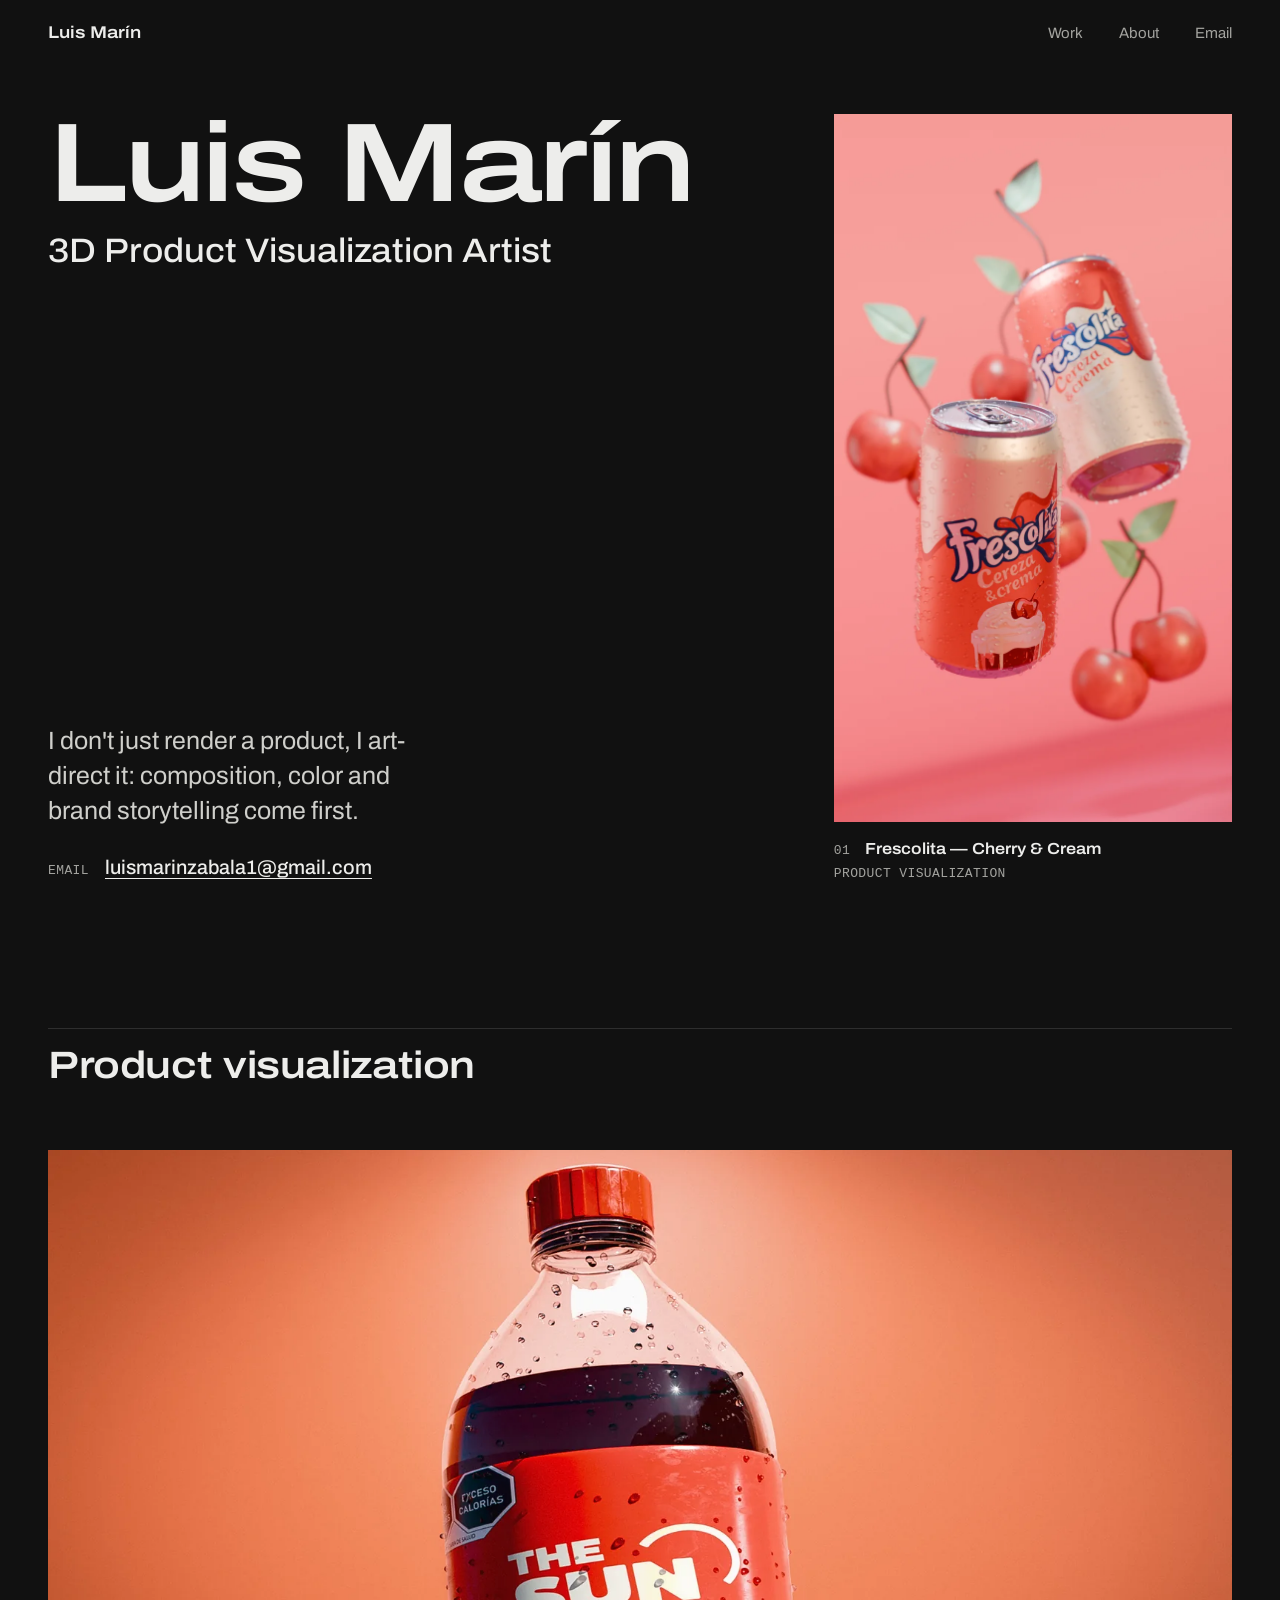
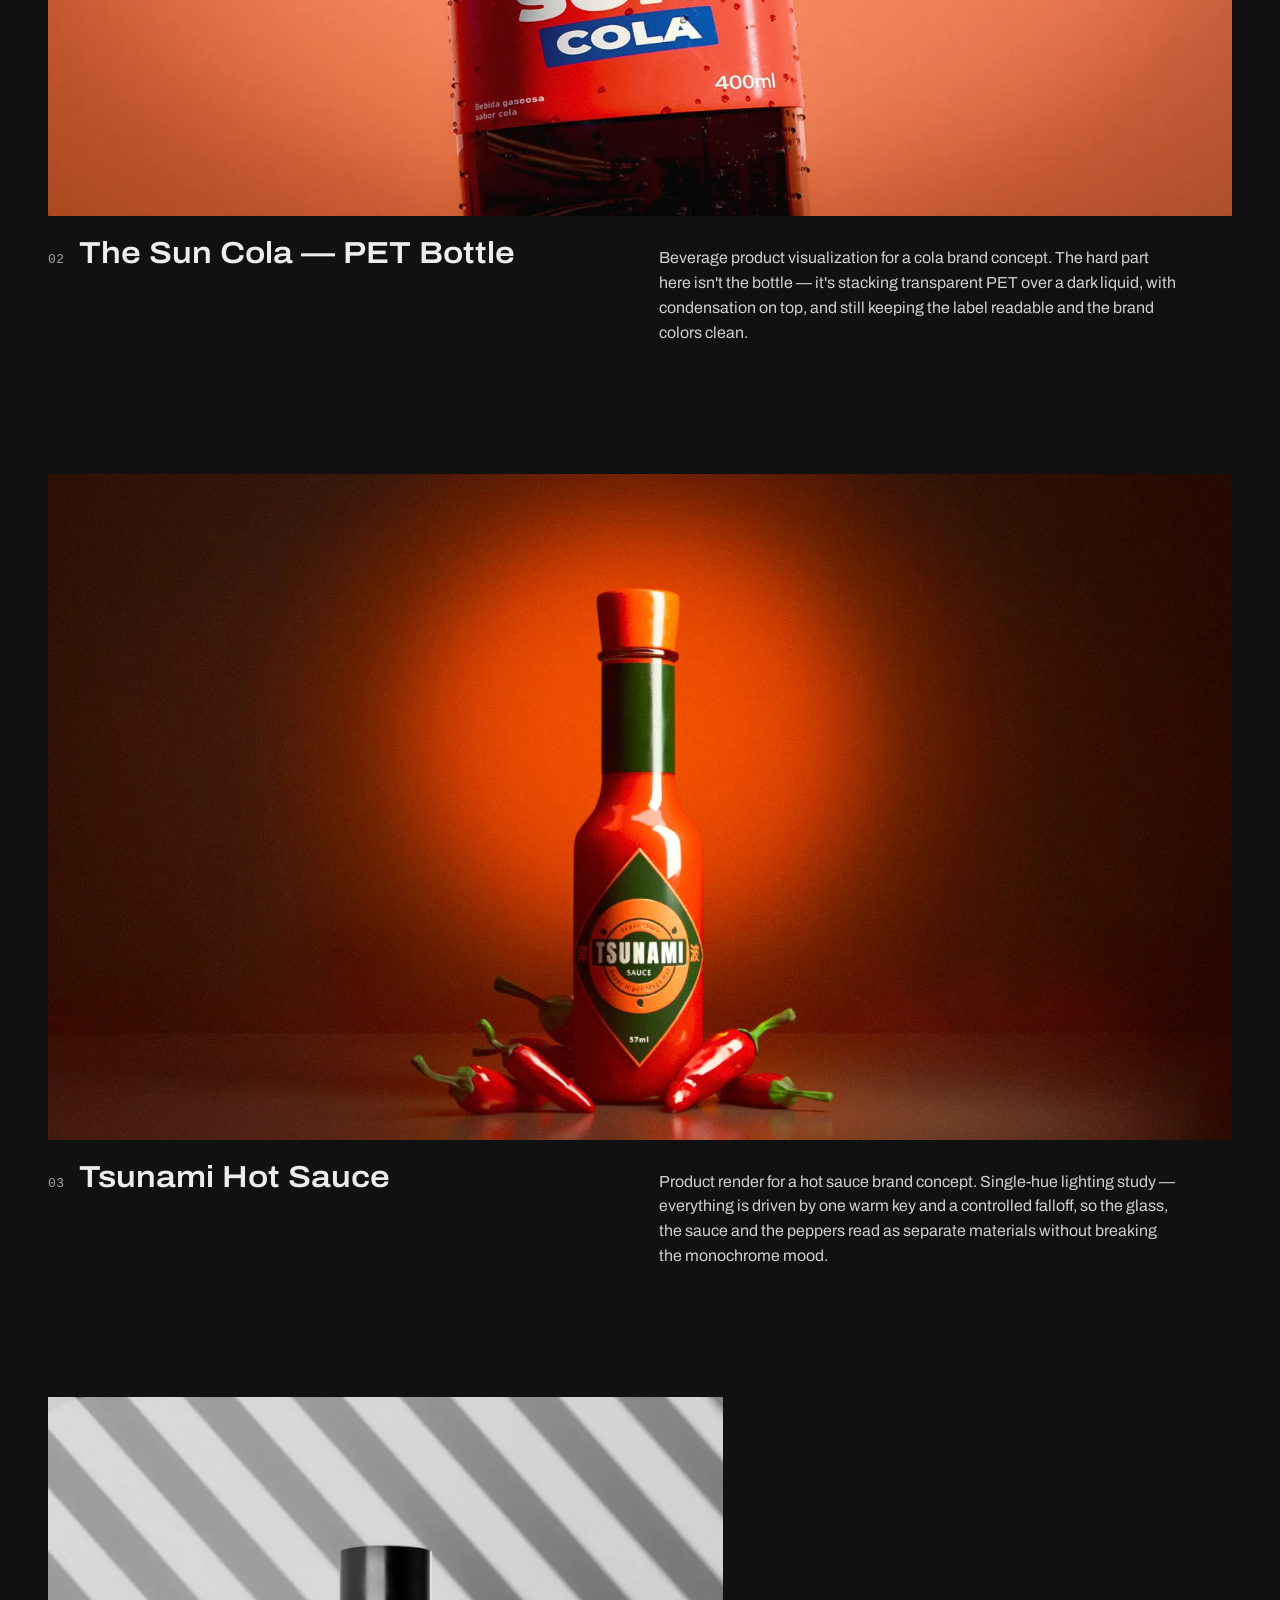
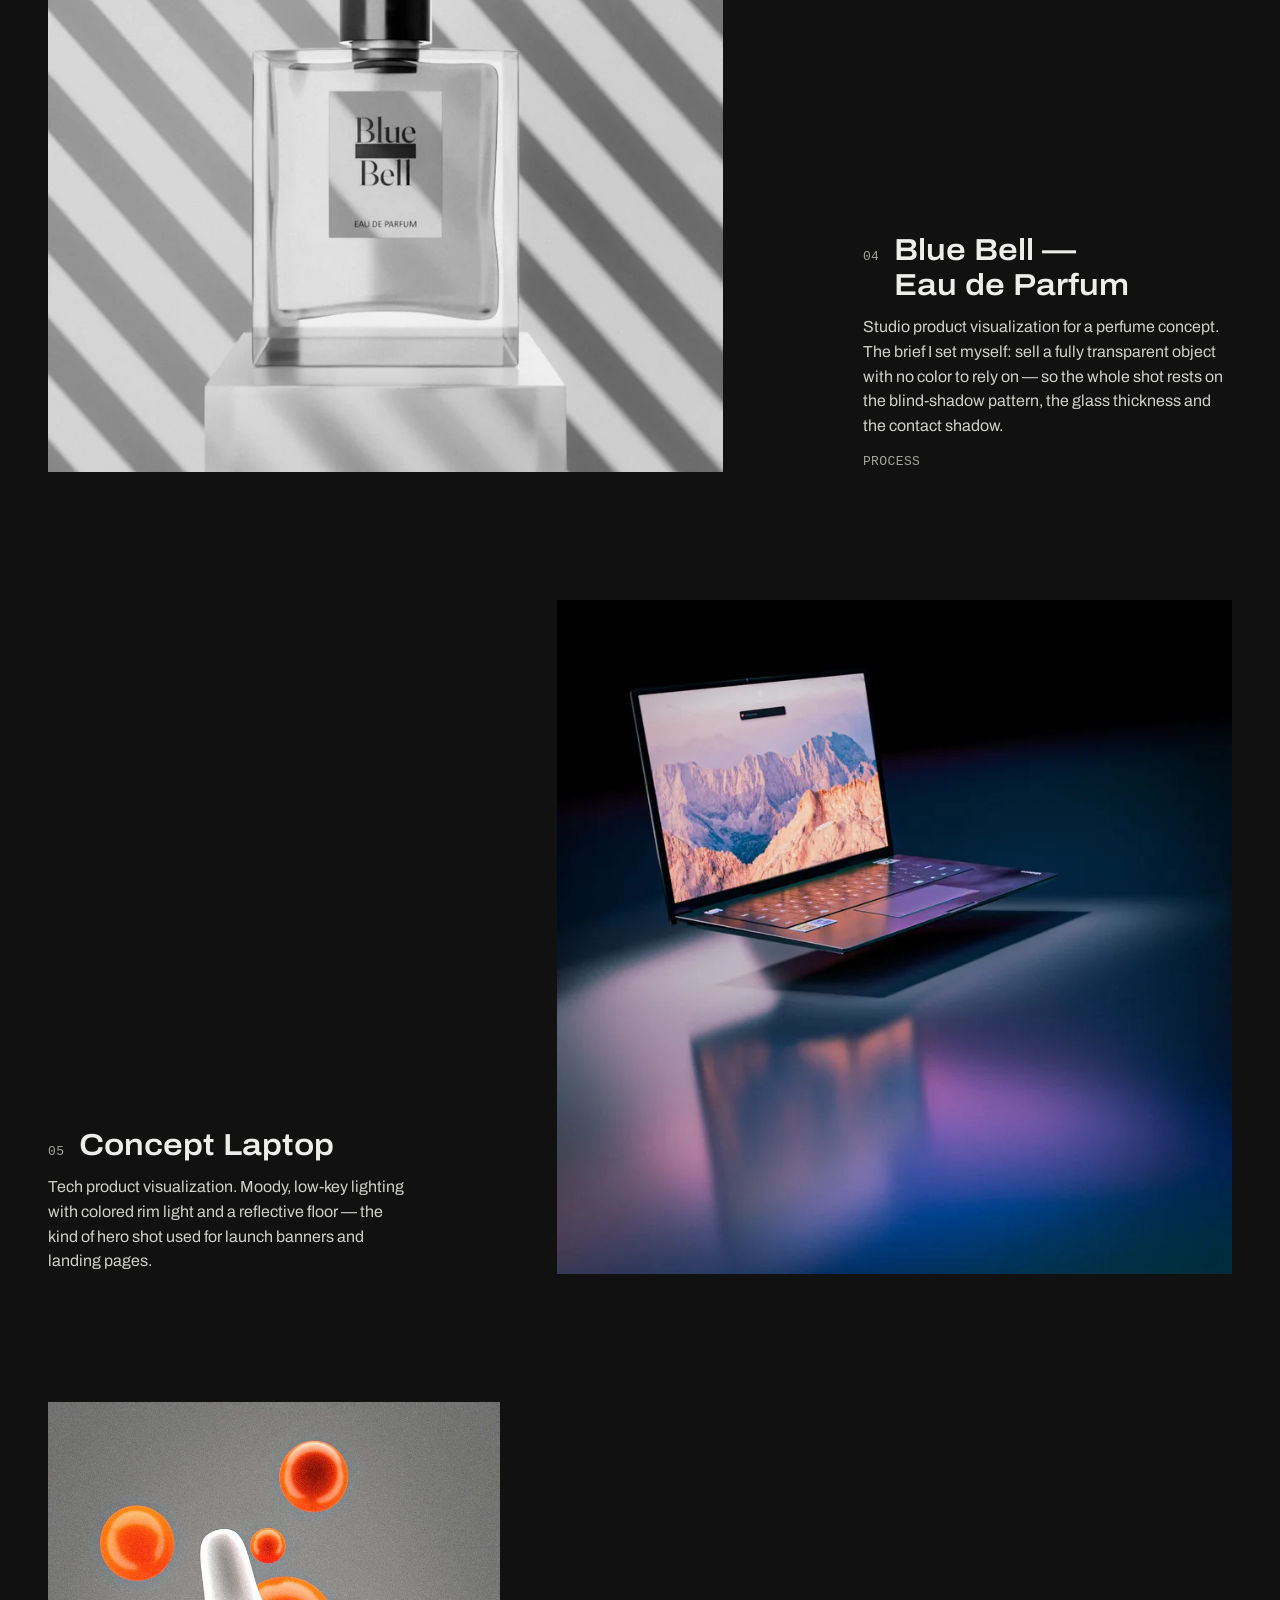
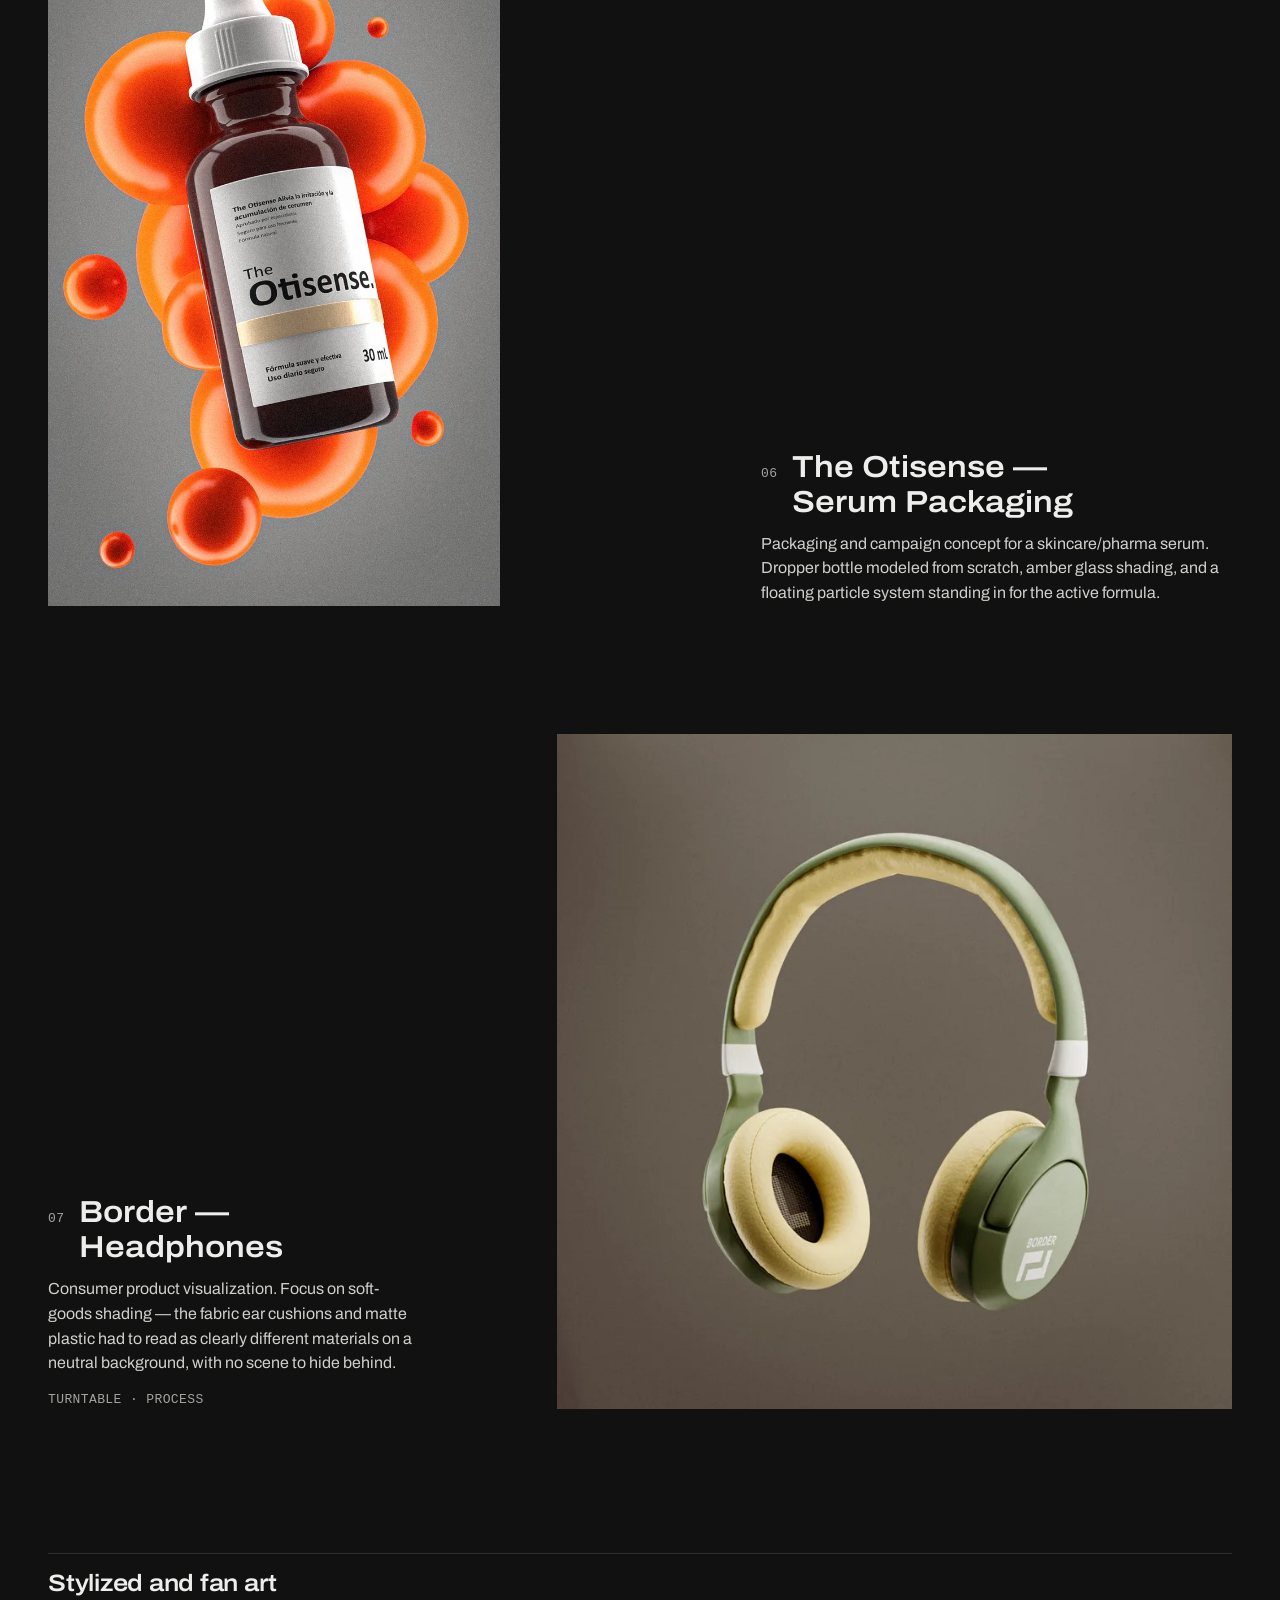
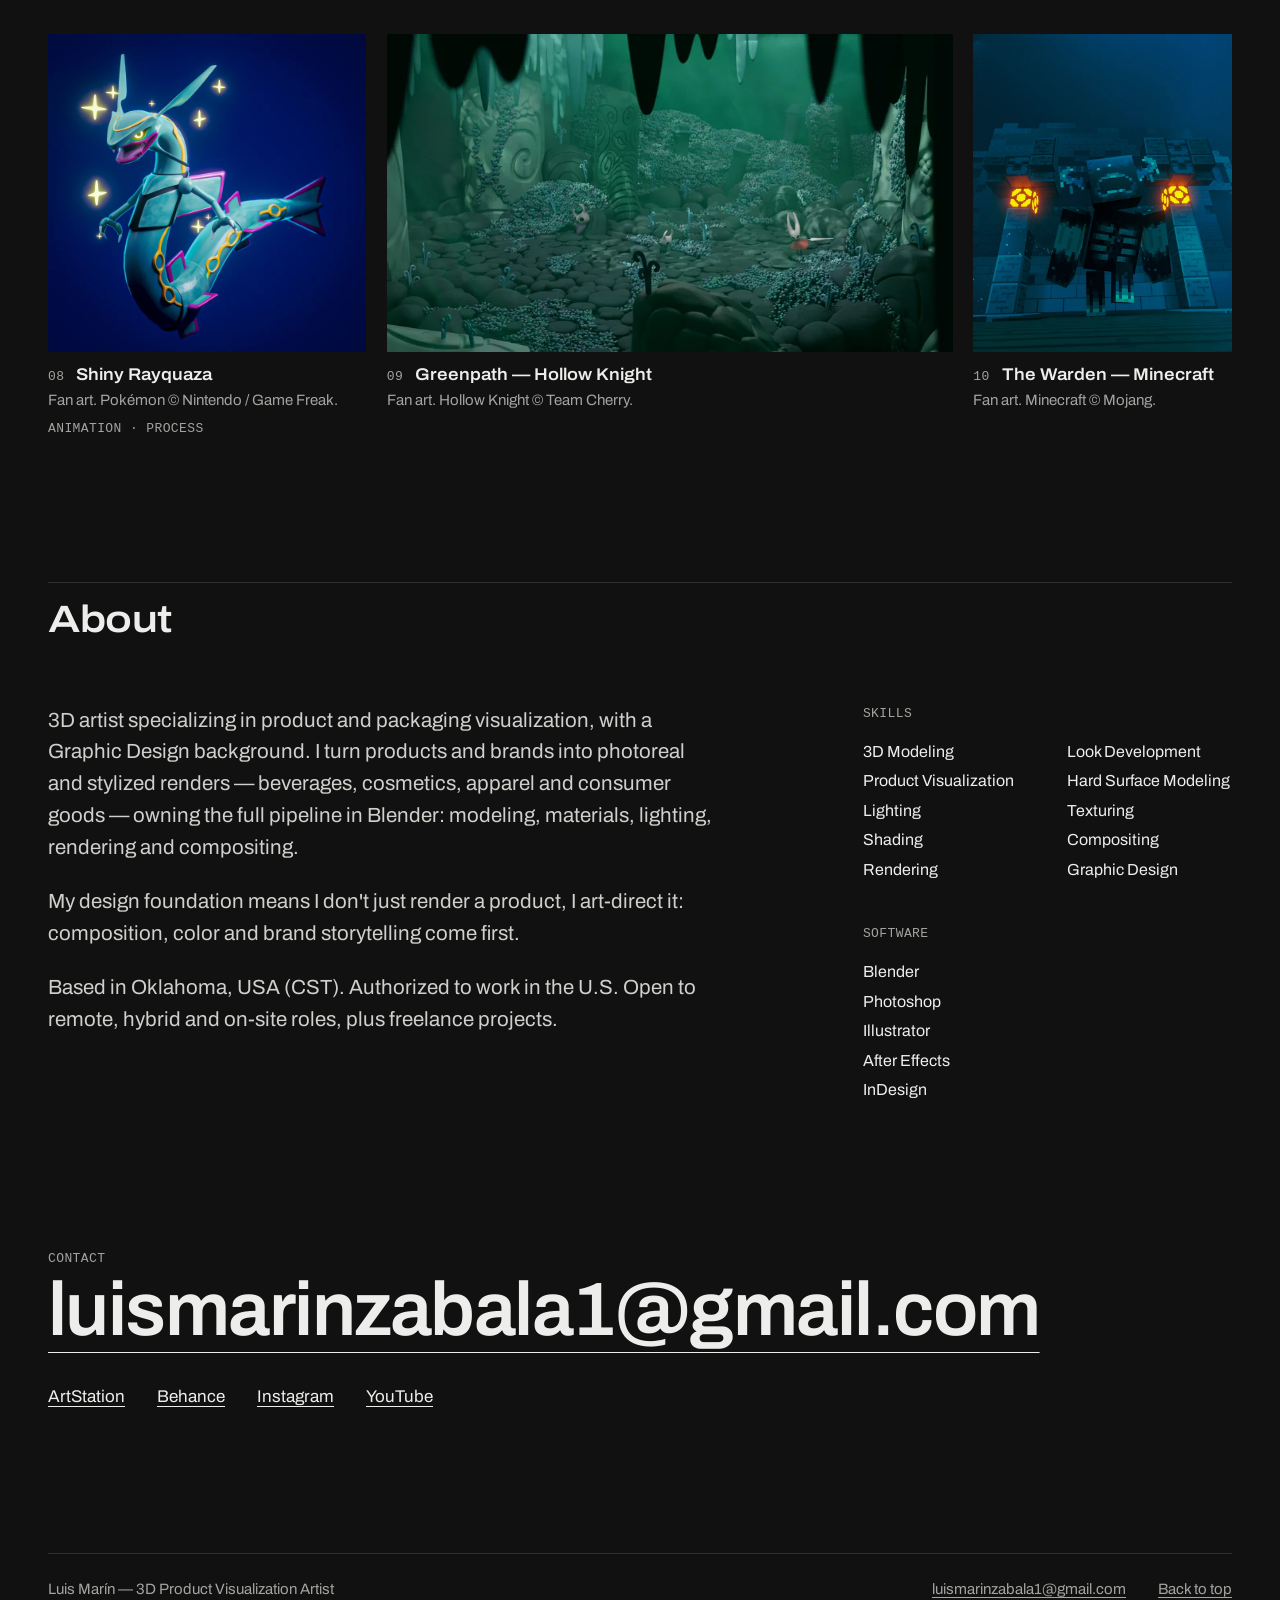
<file: index.html>
<!doctype html>
<html lang="en">
<head>
<meta charset="utf-8">
<meta name="viewport" content="width=device-width, initial-scale=1">
<title>Luis Marín — 3D Product Visualization Artist</title>
<meta name="description" content="3D artist specializing in product and packaging visualization. Modeling, materials, lighting and rendering in Blender.">
<meta property="og:type" content="website">
<meta property="og:site_name" content="Luis Marín">
<meta property="og:title" content="Luis Marín — 3D Product Visualization Artist">
<meta property="og:description" content="3D artist specializing in product and packaging visualization. Modeling, materials, lighting and rendering in Blender.">
<meta property="og:locale" content="en_US">
<meta name="color-scheme" content="dark">
<meta name="theme-color" content="#111111">
<link rel="icon" href="static/favicon.svg" type="image/svg+xml">
<link rel="preload" href="static/fonts/archivo-latin-variable.woff2" as="font" type="font/woff2" crossorigin>
<link rel="stylesheet" href="static/site.css?v=3507532078">
</head>
<body>
<a class="skip" href="#main">Skip to content</a>
<header class="site-header wrap" id="top">
<a class="brand" href="./" aria-current="page">Luis Marín</a>
<nav class="nav" aria-label="Main">
<ul role="list">
<li><a href="#work">Work</a></li>
<li><a href="#about">About</a></li>
<li><a href="mailto:luismarinzabala1@gmail.com">Email</a></li>
</ul>
</nav>
</header>
<main id="main">
<section class="intro intro--side wrap" aria-labelledby="intro-name">
<div class="intro-text">
<div>
<h1 class="intro-name" id="intro-name">Luis Marín</h1>
<p class="intro-role">3D Product Visualization Artist</p>
</div>
<div>
<p class="intro-tagline">I don't just render a product, I art-direct it: composition, color and brand storytelling come first.</p>
<p class="intro-contact"><span class="label">Email</span> <a class="email-link" href="mailto:luismarinzabala1@gmail.com">luismarinzabala1@gmail.com</a></p>
</div>
</div>
<figure class="piece card" style="--ar:0.5625">
<img src="assets/img/frescolita-hero-1080.webp" srcset="assets/img/frescolita-hero-800.webp 800w, assets/img/frescolita-hero-1080.webp 1080w" sizes="(min-width: 760px) 50vh, 92vw" width="1080" height="1920" alt="Two Frescolita Cherry and Cream cans floating with cherries and leaves on a pink background." fetchpriority="high">
<figcaption class="piece-cap"><span class="label">01</span> <a class="card-link piece-title" href="work/frescolita-cherry-cream/">Frescolita&nbsp;— Cherry &amp; Cream</a> <span class="label">Product visualization</span></figcaption>
</figure>
</section>
<section class="group group--primary wrap" id="work" aria-labelledby="group-product">
<div class="group-head"><h2 class="group-title" id="group-product">Product visualization</h2></div>
<ol class="works" role="list">
<li class="work card work--wide" style="--ar:1.7778">
<div class="work-media"><img src="assets/img/sun-cola-1920.webp" srcset="assets/img/sun-cola-800.webp 800w, assets/img/sun-cola-1600.webp 1600w, assets/img/sun-cola-1920.webp 1920w" sizes="(min-width: 1456px) 1360px, 92vw" width="1920" height="1080" alt="PET bottle of The Sun Cola covered in condensation on an orange background." loading="lazy" decoding="async"></div>
<div class="work-text">
<div class="work-head"><span class="label">02</span>
<h3 class="work-title"><a class="card-link" href="work/sun-cola/">The Sun Cola&nbsp;— PET Bottle</a></h3></div>
<div class="work-body">
<p class="work-desc">Beverage product visualization for a cola brand concept. The hard part here isn't the bottle — it's stacking transparent PET over a dark liquid, with condensation on top, and still keeping the label readable and the brand colors clean.</p>
</div>
</div>
</li>
<li class="work card work--wide" style="--ar:1.7778">
<div class="work-media"><img src="assets/img/tsunami-1600.webp" srcset="assets/img/tsunami-800.webp 800w, assets/img/tsunami-1600.webp 1600w" sizes="(min-width: 1456px) 1360px, 92vw" width="1600" height="900" alt="Tsunami hot sauce bottle with red chili peppers at its base, lit by a warm orange glow on a dark red background." loading="lazy" decoding="async"></div>
<div class="work-text">
<div class="work-head"><span class="label">03</span>
<h3 class="work-title"><a class="card-link" href="work/tsunami-hot-sauce/">Tsunami Hot Sauce</a></h3></div>
<div class="work-body">
<p class="work-desc">Product render for a hot sauce brand concept. Single-hue lighting study — everything is driven by one warm key and a controlled falloff, so the glass, the sauce and the peppers read as separate materials without breaking the monochrome mood.</p>
</div>
</div>
</li>
<li class="work card work--square" style="--ar:1">
<div class="work-media"><img src="assets/img/blue-bell-1080.webp" srcset="assets/img/blue-bell-800.webp 800w, assets/img/blue-bell-1080.webp 1080w" sizes="(min-width: 1456px) 790px, (min-width: 960px) 54vw, 92vw" width="1080" height="1080" alt="Clear glass Blue Bell perfume bottle on a white pedestal, with diagonal blind shadows across the wall behind it." loading="lazy" decoding="async"></div>
<div class="work-text">
<div class="work-head"><span class="label">04</span>
<h3 class="work-title"><a class="card-link" href="work/blue-bell/">Blue Bell&nbsp;— Eau de Parfum</a></h3></div>
<div class="work-body">
<p class="work-desc">Studio product visualization for a perfume concept. The brief I set myself: sell a fully transparent object with no color to rely on — so the whole shot rests on the blind-shadow pattern, the glass thickness and the contact shadow.</p>
<p class="work-meta label">Process</p>
</div>
</div>
</li>
<li class="work card work--square work--flip" style="--ar:1">
<div class="work-media"><img src="assets/img/laptop-1920.webp" srcset="assets/img/laptop-800.webp 800w, assets/img/laptop-1600.webp 1600w, assets/img/laptop-1920.webp 1920w" sizes="(min-width: 1456px) 790px, (min-width: 960px) 54vw, 92vw" width="1920" height="1920" alt="Open laptop in a dark studio with blue and purple light mirrored on a glossy floor." loading="lazy" decoding="async"></div>
<div class="work-text">
<div class="work-head"><span class="label">05</span>
<h3 class="work-title"><a class="card-link" href="work/concept-laptop/">Concept Laptop</a></h3></div>
<div class="work-body">
<p class="work-desc">Tech product visualization. Moody, low-key lighting with colored rim light and a reflective floor — the kind of hero shot used for launch banners and landing pages.</p>
</div>
</div>
</li>
<li class="work card work--tall" style="--ar:0.5625">
<div class="work-media"><img src="assets/img/otisense-1080.webp" srcset="assets/img/otisense-800.webp 800w, assets/img/otisense-1080.webp 1080w" sizes="(min-width: 960px) 50vh, 92vw" width="1080" height="1920" alt="Amber dropper bottle of The Otisense serum surrounded by floating orange spheres on a gray background." loading="lazy" decoding="async"></div>
<div class="work-text">
<div class="work-head"><span class="label">06</span>
<h3 class="work-title"><a class="card-link" href="work/otisense-serum/">The Otisense&nbsp;— Serum Packaging</a></h3></div>
<div class="work-body">
<p class="work-desc">Packaging and campaign concept for a skincare/pharma serum. Dropper bottle modeled from scratch, amber glass shading, and a floating particle system standing in for the active formula.</p>
</div>
</div>
</li>
<li class="work card work--square work--flip" style="--ar:1">
<div class="work-media"><img src="assets/img/border-1500.webp" srcset="assets/img/border-800.webp 800w, assets/img/border-1500.webp 1500w" sizes="(min-width: 1456px) 790px, (min-width: 960px) 54vw, 92vw" width="1500" height="1500" alt="Green and cream Border headphones floating on a warm gray background." loading="lazy" decoding="async"></div>
<div class="work-text">
<div class="work-head"><span class="label">07</span>
<h3 class="work-title"><a class="card-link" href="work/border-headphones/">Border&nbsp;— Headphones</a></h3></div>
<div class="work-body">
<p class="work-desc">Consumer product visualization. Focus on soft-goods shading — the fabric ear cushions and matte plastic had to read as clearly different materials on a neutral background, with no scene to hide behind.</p>
<p class="work-meta label">Turntable · Process</p>
</div>
</div>
</li>
</ol>
</section>
<section class="group group--secondary wrap" aria-labelledby="group-stylized">
<div class="group-head"><h2 class="group-title" id="group-stylized">Stylized and fan art</h2></div>
<div class="jrow" style="--sum:3.5906;--n:3">
<article class="jitem card" style="--ar:1">
<img src="assets/img/rayquaza-1920.webp" srcset="assets/img/rayquaza-800.webp 800w, assets/img/rayquaza-1600.webp 1600w, assets/img/rayquaza-1920.webp 1920w" sizes="(min-width: 1456px) 352px, (min-width: 640px) 26vw, 92vw" width="1920" height="1920" alt="Teal Shiny Rayquaza coiled in the air with yellow sparkles on a deep blue background." loading="lazy" decoding="async">
<div class="cap"><span class="label">08</span>
<h3 class="cap-title"><a class="card-link" href="work/shiny-rayquaza/">Shiny Rayquaza</a></h3>
<p class="cap-note">Fan art. Pokémon © Nintendo / Game Freak.</p>
<p class="cap-meta label">Animation · Process</p>
</div>
</article>
<article class="jitem card" style="--ar:1.7778">
<img src="assets/img/greenpath-1920.webp" srcset="assets/img/greenpath-800.webp 800w, assets/img/greenpath-1600.webp 1600w, assets/img/greenpath-1920.webp 1920w" sizes="(min-width: 1456px) 626px, (min-width: 640px) 46vw, 92vw" width="1920" height="1080" alt="Green moss-covered cavern with hanging rock spikes and a small character in the distance." loading="lazy" decoding="async">
<div class="cap"><span class="label">09</span>
<h3 class="cap-title"><a class="card-link" href="work/greenpath/">Greenpath&nbsp;— Hollow Knight</a></h3>
<p class="cap-note">Fan art. Hollow Knight © Team Cherry.</p>
</div>
</article>
<article class="jitem card" style="--ar:0.8129">
<img src="assets/img/warden-1920.webp" srcset="assets/img/warden-800.webp 800w, assets/img/warden-1600.webp 1600w, assets/img/warden-1920.webp 1920w" sizes="(min-width: 1456px) 286px, (min-width: 640px) 21vw, 92vw" width="1920" height="2362" alt="Voxel Warden standing in a dark blue temple, with two glowing orange lanterns beside its head." loading="lazy" decoding="async">
<div class="cap"><span class="label">10</span>
<h3 class="cap-title"><a class="card-link" href="work/warden/">The Warden&nbsp;— Minecraft</a></h3>
<p class="cap-note">Fan art. Minecraft © Mojang.</p>
</div>
</article>
</div>
</section>
<section class="about wrap" id="about" aria-labelledby="about-title">
<div class="section-head"><h2 class="section-title" id="about-title">About</h2></div>
<div class="about-body">
<div class="about-text">
<p>3D artist specializing in product and packaging visualization, with a Graphic Design background. I turn products and brands into photoreal and stylized renders — beverages, cosmetics, apparel and consumer goods — owning the full pipeline in Blender: modeling, materials, lighting, rendering and compositing.</p>
<p>My design foundation means I don't just render a product, I art-direct it: composition, color and brand storytelling come first.</p>
<p>Based in Oklahoma, USA (CST). Authorized to work in the U.S. Open to remote, hybrid and on-site roles, plus freelance projects.</p>
</div>
<div class="facts">
<div class="fact">
<h3 class="label">Skills</h3>
<ul class="fact-list fact-list--cols" role="list">
<li>3D Modeling</li>
<li>Product Visualization</li>
<li>Lighting</li>
<li>Shading</li>
<li>Rendering</li>
<li>Look Development</li>
<li>Hard Surface Modeling</li>
<li>Texturing</li>
<li>Compositing</li>
<li>Graphic Design</li>
</ul>
</div>
<div class="fact">
<h3 class="label">Software</h3>
<ul class="fact-list" role="list">
<li>Blender</li>
<li>Photoshop</li>
<li>Illustrator</li>
<li>After Effects</li>
<li>InDesign</li>
</ul>
</div>
</div>
</div>
</section>
<section class="contact wrap" id="contact" aria-labelledby="contact-title">
<h2 class="label" id="contact-title">Contact</h2>
<p class="contact-email"><a href="mailto:luismarinzabala1@gmail.com">luismarinzabala1@gmail.com</a></p>
<ul class="links" role="list">
<li><a href="https://www.artstation.com/luismarinz" rel="me">ArtStation</a></li>
<li><a href="https://www.behance.net/luismarinzabala1" rel="me">Behance</a></li>
<li><a href="https://www.instagram.com/Luismarinzabala1" rel="me">Instagram</a></li>
<li><a href="https://www.youtube.com/@SubdivisionCero" rel="me">YouTube</a></li>
</ul>
</section>
</main>
<footer class="site-footer wrap">
<p>Luis Marín — 3D Product Visualization Artist</p>
<ul role="list">
<li><a href="mailto:luismarinzabala1@gmail.com">luismarinzabala1@gmail.com</a></li>
<li><a href="#top">Back to top</a></li>
</ul>
</footer>
</body>
</html>
</file>
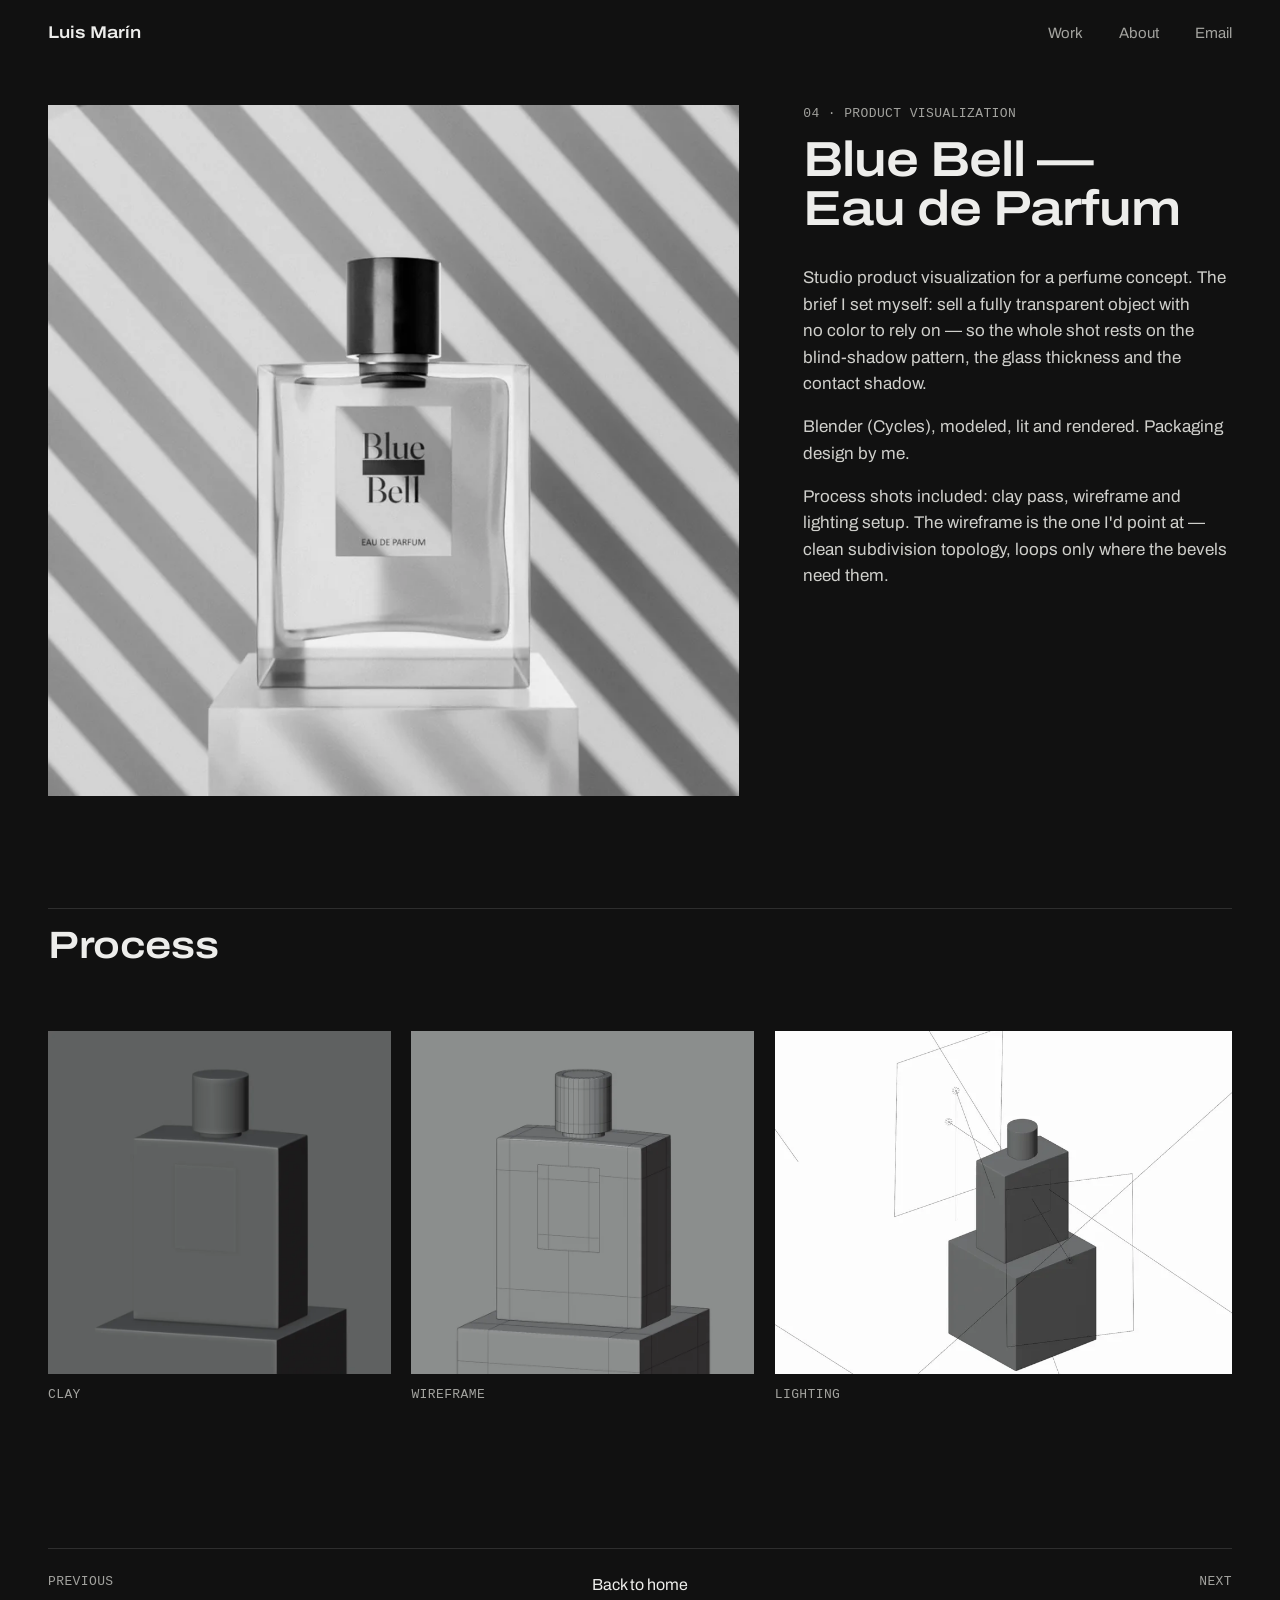
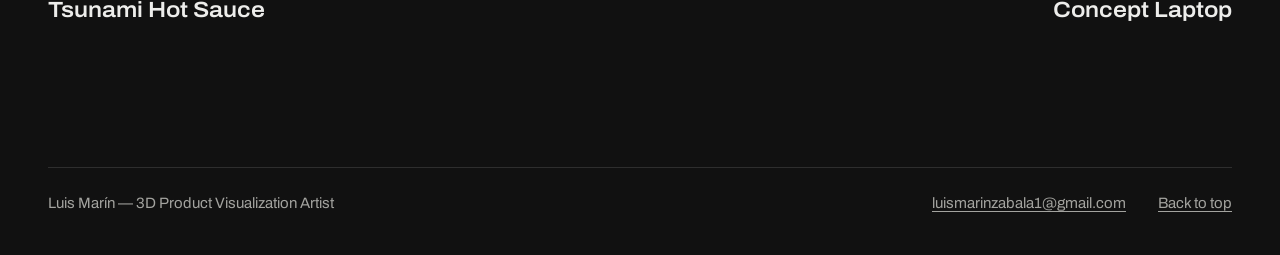
<file: work/blue-bell/index.html>
<!doctype html>
<html lang="en">
<head>
<meta charset="utf-8">
<meta name="viewport" content="width=device-width, initial-scale=1">
<title>Blue Bell — Eau de Parfum · Luis Marín</title>
<meta name="description" content="Studio product visualization for a perfume concept. The brief I set myself: sell a fully transparent object with no color to rely on — so the whole shot rests on the blind-shadow pattern, the glass thickness and the contact shadow.">
<meta property="og:type" content="article">
<meta property="og:site_name" content="Luis Marín">
<meta property="og:title" content="Blue Bell — Eau de Parfum · Luis Marín">
<meta property="og:description" content="Studio product visualization for a perfume concept. The brief I set myself: sell a fully transparent object with no color to rely on — so the whole shot rests on the blind-shadow pattern, the glass thickness and the contact shadow.">
<meta property="og:locale" content="en_US">
<meta name="color-scheme" content="dark">
<meta name="theme-color" content="#111111">
<link rel="icon" href="../../static/favicon.svg" type="image/svg+xml">
<link rel="preload" href="../../static/fonts/archivo-latin-variable.woff2" as="font" type="font/woff2" crossorigin>
<link rel="stylesheet" href="../../static/site.css?v=3507532078">
</head>
<body>
<a class="skip" href="#main">Skip to content</a>
<header class="site-header wrap" id="top">
<a class="brand" href="../../">Luis Marín</a>
<nav class="nav" aria-label="Main">
<ul role="list">
<li><a href="../../#work">Work</a></li>
<li><a href="../../#about">About</a></li>
<li><a href="mailto:luismarinzabala1@gmail.com">Email</a></li>
</ul>
</nav>
</header>
<main id="main">
<article class="project wrap" aria-labelledby="project-title">
<div class="project-top project-top--side">
<header class="project-head">
<p class="label">04 · Product visualization</p>
<h1 class="project-title" id="project-title">Blue Bell&nbsp;— Eau de Parfum</h1>
</header>
<figure class="cover" style="--ar:1">
<img src="../../assets/img/blue-bell-1080.webp" srcset="../../assets/img/blue-bell-800.webp 800w, ../../assets/img/blue-bell-1080.webp 1080w" sizes="(min-width: 960px) 54vw, 92vw" width="1080" height="1080" alt="Clear glass Blue Bell perfume bottle on a white pedestal, with diagonal blind shadows across the wall behind it." fetchpriority="high">
</figure>
<div class="project-desc">
<p>Studio product visualization for a perfume concept. The brief I set myself: sell a fully transparent object with no color to rely on — so the whole shot rests on the blind-shadow pattern, the glass thickness and the contact shadow.</p>
<p>Blender (Cycles), modeled, lit and rendered. Packaging design by me.</p>
<p>Process shots included: clay pass, wireframe and lighting setup. The wireframe is the one I'd point at — clean subdivision topology, loops only where the bevels need them.</p>
</div>
</div>
<section class="process" aria-labelledby="process-title">
<div class="section-head"><h2 class="section-title" id="process-title">Process</h2></div>
<div class="jrow" style="--sum:3.3333;--n:3">
<figure class="jitem" style="--ar:1">
<img src="../../assets/img/blue-bell-clay-1080.webp" srcset="../../assets/img/blue-bell-clay-800.webp 800w, ../../assets/img/blue-bell-clay-1080.webp 1080w" sizes="(min-width: 1456px) 394px, (min-width: 640px) 28vw, 92vw" width="1080" height="1080" alt="Gray clay render of the perfume bottle on its pedestal." loading="lazy" decoding="async">
<figcaption class="cap"><span class="label">Clay</span></figcaption>
</figure>
<figure class="jitem" style="--ar:1">
<img src="../../assets/img/blue-bell-wireframe-1080.webp" srcset="../../assets/img/blue-bell-wireframe-800.webp 800w, ../../assets/img/blue-bell-wireframe-1080.webp 1080w" sizes="(min-width: 1456px) 394px, (min-width: 640px) 28vw, 92vw" width="1080" height="1080" alt="Wireframe view of the perfume bottle showing its subdivision topology." loading="lazy" decoding="async">
<figcaption class="cap"><span class="label">Wireframe</span></figcaption>
</figure>
<figure class="jitem" style="--ar:1.3333">
<img src="../../assets/img/blue-bell-lighting-1600.webp" srcset="../../assets/img/blue-bell-lighting-800.webp 800w, ../../assets/img/blue-bell-lighting-1600.webp 1600w" sizes="(min-width: 1456px) 525px, (min-width: 640px) 37vw, 92vw" width="1600" height="1200" alt="Blender viewport showing the bottle and pedestal surrounded by outlined area lights." loading="lazy" decoding="async">
<figcaption class="cap"><span class="label">Lighting</span></figcaption>
</figure>
</div>
</section>
</article>
<nav class="pager wrap" aria-label="Projects">
<a class="pager-prev" href="../../work/tsunami-hot-sauce/" rel="prev"><span class="label">Previous</span><span class="pager-title">Tsunami Hot Sauce</span></a>
<a class="pager-home" href="../../">Back to home</a>
<a class="pager-next" href="../../work/concept-laptop/" rel="next"><span class="label">Next</span><span class="pager-title">Concept Laptop</span></a>
</nav>
</main>
<footer class="site-footer wrap">
<p>Luis Marín — 3D Product Visualization Artist</p>
<ul role="list">
<li><a href="mailto:luismarinzabala1@gmail.com">luismarinzabala1@gmail.com</a></li>
<li><a href="#top">Back to top</a></li>
</ul>
</footer>
</body>
</html>
</file>
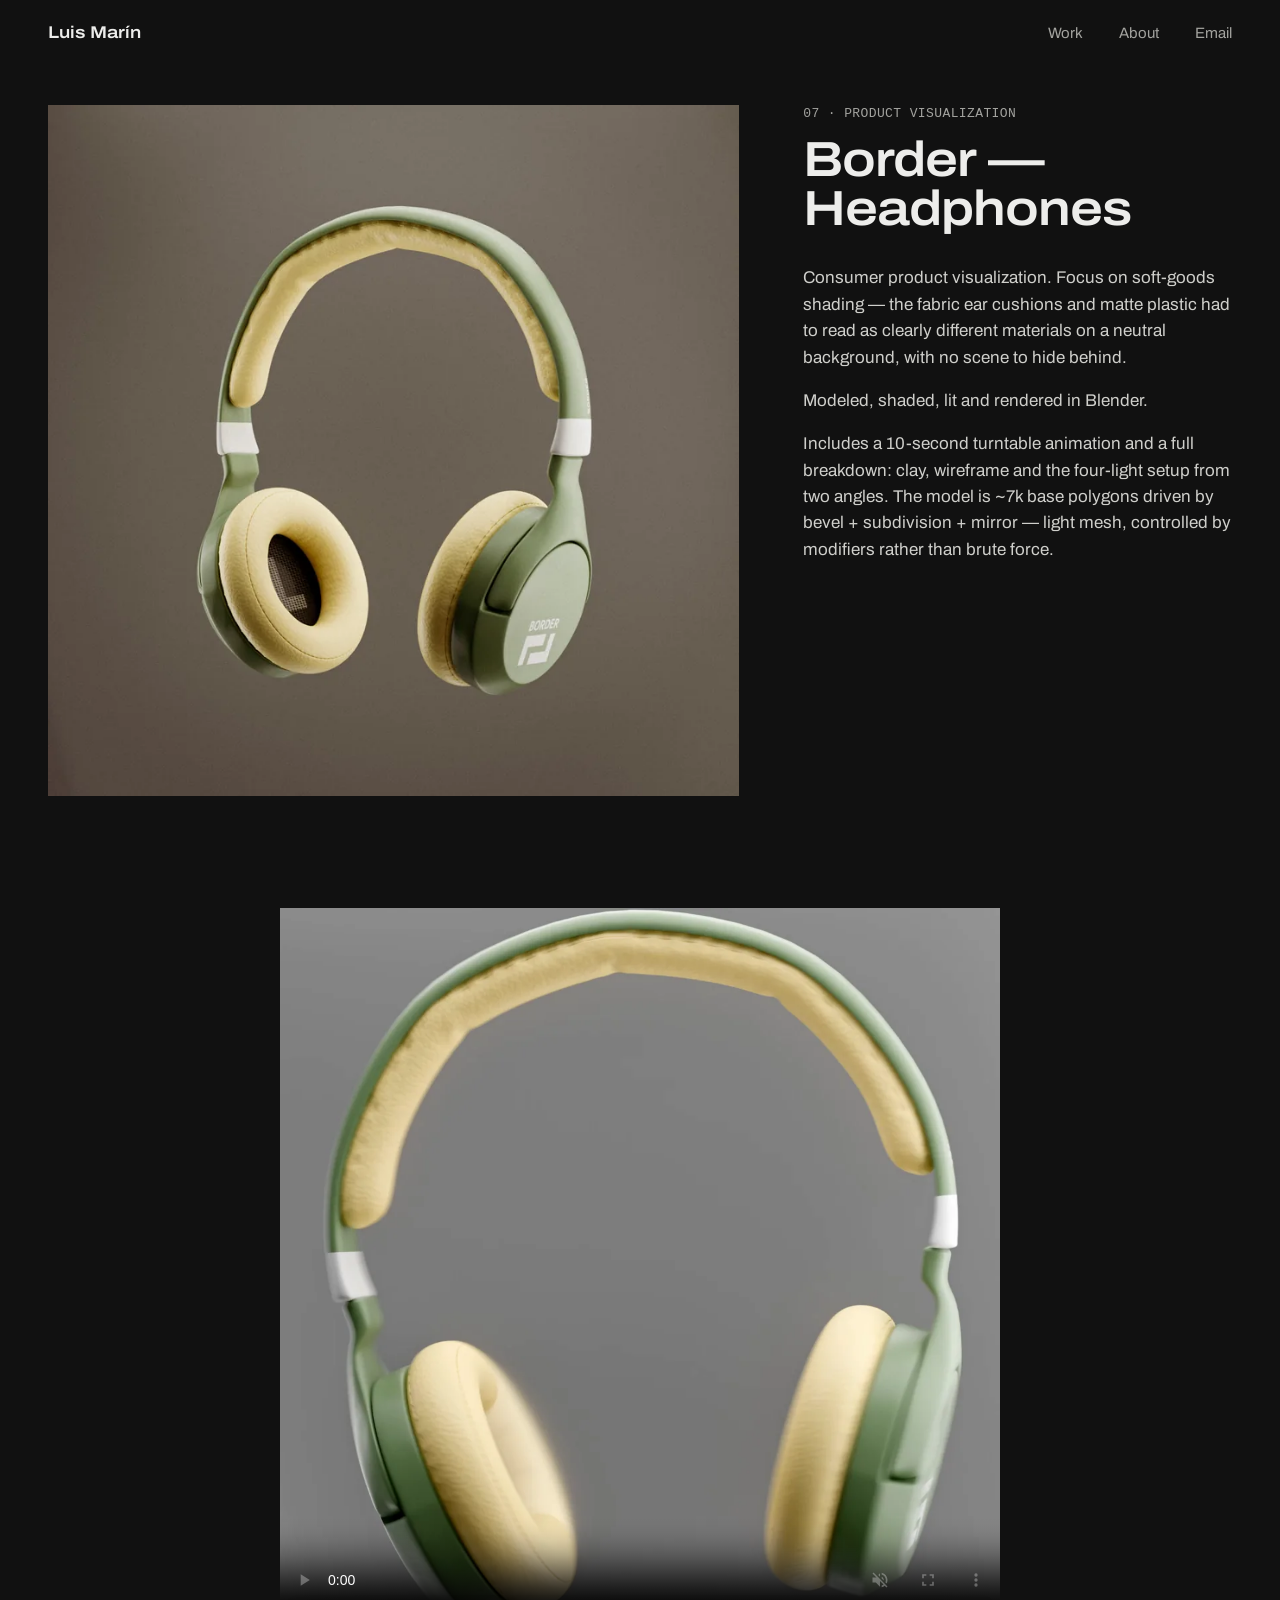
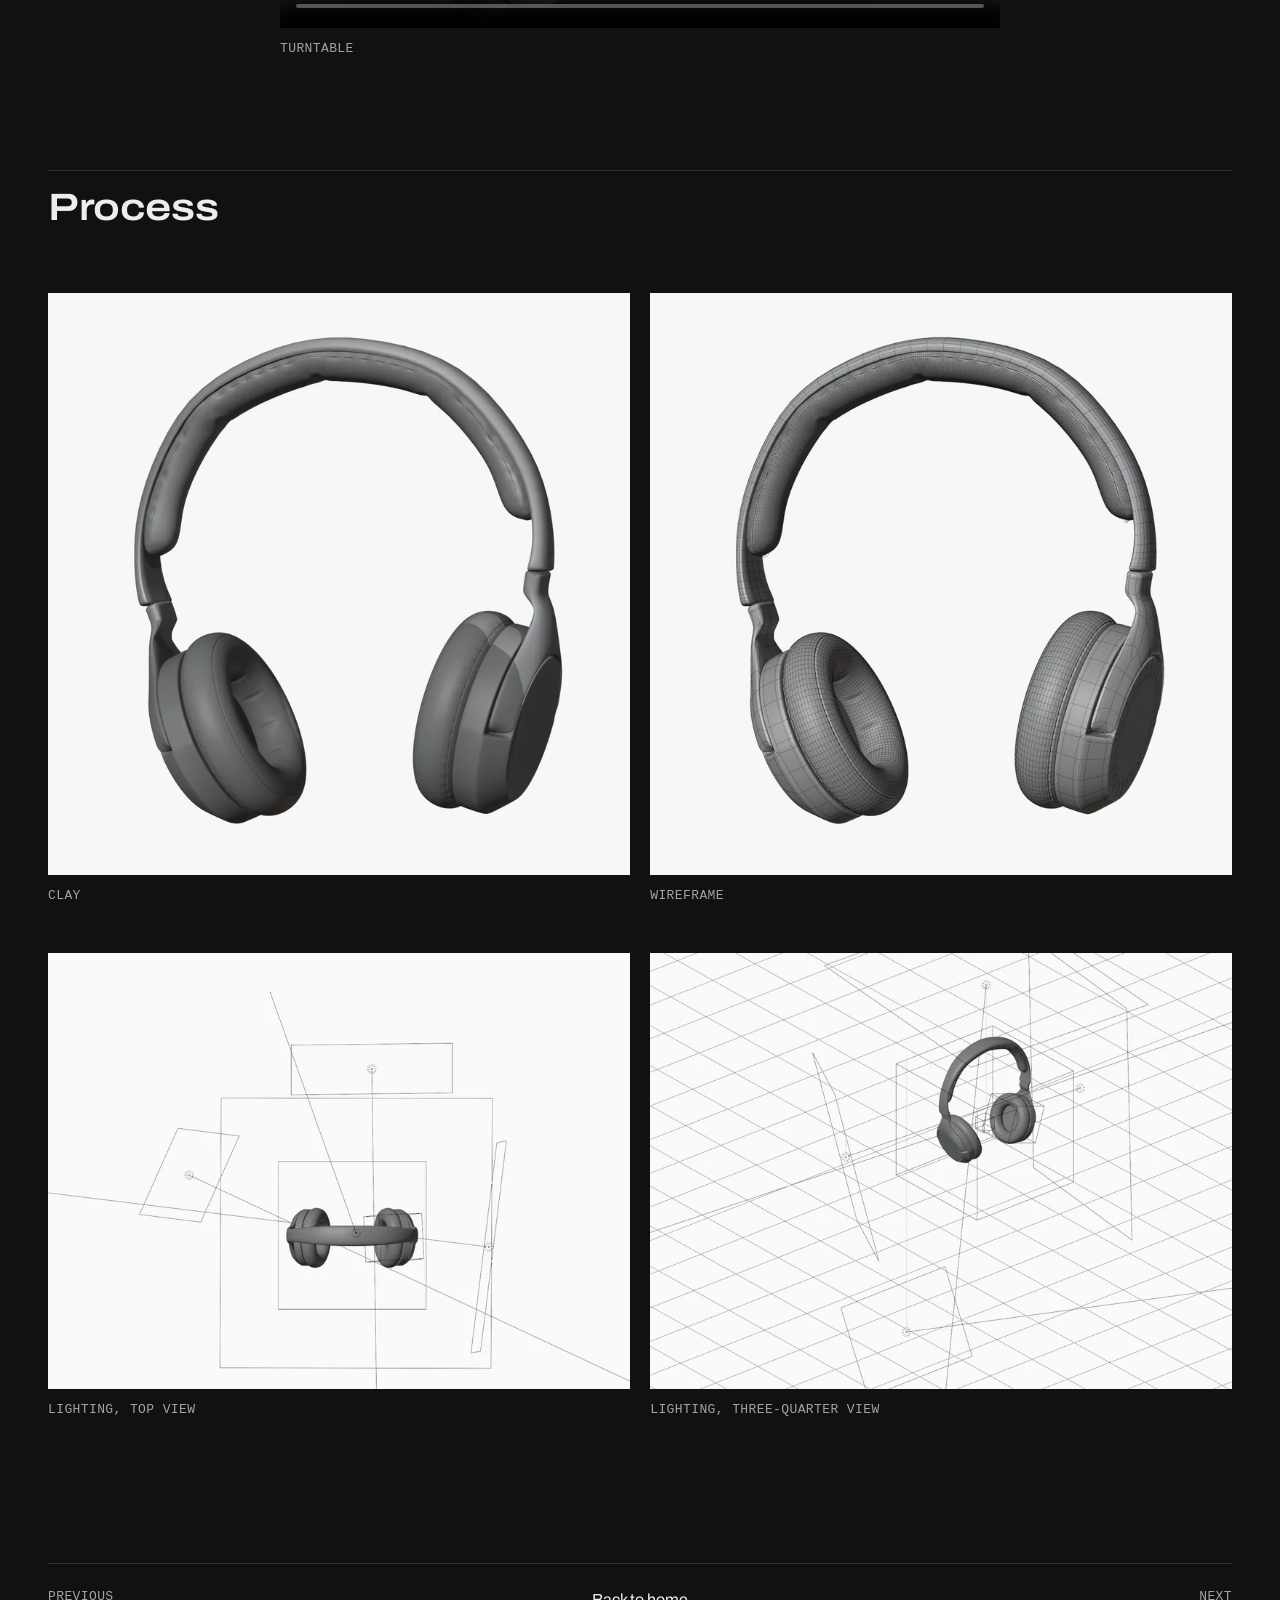
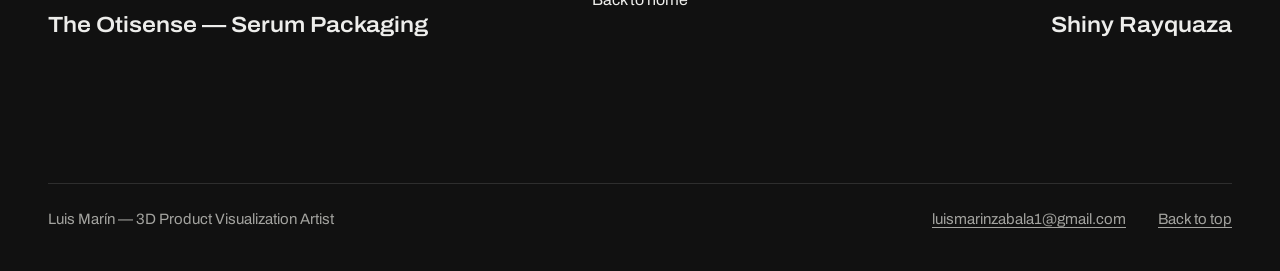
<file: work/border-headphones/index.html>
<!doctype html>
<html lang="en">
<head>
<meta charset="utf-8">
<meta name="viewport" content="width=device-width, initial-scale=1">
<title>Border — Headphones · Luis Marín</title>
<meta name="description" content="Consumer product visualization. Focus on soft-goods shading — the fabric ear cushions and matte plastic had to read as clearly different materials on a neutral background, with no scene to hide behind.">
<meta property="og:type" content="article">
<meta property="og:site_name" content="Luis Marín">
<meta property="og:title" content="Border — Headphones · Luis Marín">
<meta property="og:description" content="Consumer product visualization. Focus on soft-goods shading — the fabric ear cushions and matte plastic had to read as clearly different materials on a neutral background, with no scene to hide behind.">
<meta property="og:locale" content="en_US">
<meta name="color-scheme" content="dark">
<meta name="theme-color" content="#111111">
<link rel="icon" href="../../static/favicon.svg" type="image/svg+xml">
<link rel="preload" href="../../static/fonts/archivo-latin-variable.woff2" as="font" type="font/woff2" crossorigin>
<link rel="stylesheet" href="../../static/site.css?v=3507532078">
<script src="../../static/site.js?v=25f34fd0bf" defer></script>
</head>
<body>
<a class="skip" href="#main">Skip to content</a>
<header class="site-header wrap" id="top">
<a class="brand" href="../../">Luis Marín</a>
<nav class="nav" aria-label="Main">
<ul role="list">
<li><a href="../../#work">Work</a></li>
<li><a href="../../#about">About</a></li>
<li><a href="mailto:luismarinzabala1@gmail.com">Email</a></li>
</ul>
</nav>
</header>
<main id="main">
<article class="project wrap" aria-labelledby="project-title">
<div class="project-top project-top--side">
<header class="project-head">
<p class="label">07 · Product visualization</p>
<h1 class="project-title" id="project-title">Border&nbsp;— Headphones</h1>
</header>
<figure class="cover" style="--ar:1">
<img src="../../assets/img/border-1500.webp" srcset="../../assets/img/border-800.webp 800w, ../../assets/img/border-1500.webp 1500w" sizes="(min-width: 960px) 54vw, 92vw" width="1500" height="1500" alt="Green and cream Border headphones floating on a warm gray background." fetchpriority="high">
</figure>
<div class="project-desc">
<p>Consumer product visualization. Focus on soft-goods shading — the fabric ear cushions and matte plastic had to read as clearly different materials on a neutral background, with no scene to hide behind.</p>
<p>Modeled, shaded, lit and rendered in Blender.</p>
<p>Includes a 10-second turntable animation and a full breakdown: clay, wireframe and the four-light setup from two angles. The model is ~7k base polygons driven by bevel + subdivision + mirror — light mesh, controlled by modifiers rather than brute force.</p>
</div>
</div>
<div class="gallery">
<div class="jrow" style="--sum:1;--n:1">
<figure class="jitem" style="--ar:1">
<video data-autoplay muted loop playsinline controls preload="none" poster="../../assets/img/border-video-poster-1080.webp" width="1080" height="1080" aria-label="Turntable animation of the Border headphones, 10 seconds, no sound."><source src="../../assets/video/border-video.mp4" type="video/mp4"></video>
<figcaption class="cap"><span class="label">Turntable</span></figcaption>
</figure>
</div>
</div>
<section class="process" aria-labelledby="process-title">
<div class="section-head"><h2 class="section-title" id="process-title">Process</h2></div>
<div class="jrow" style="--sum:2;--n:2">
<figure class="jitem" style="--ar:1">
<img src="../../assets/img/border-clay-1500.webp" srcset="../../assets/img/border-clay-800.webp 800w, ../../assets/img/border-clay-1500.webp 1500w" sizes="(min-width: 1456px) 668px, (min-width: 640px) 46vw, 92vw" width="1500" height="1500" alt="Gray clay render of the headphones on white." loading="lazy" decoding="async">
<figcaption class="cap"><span class="label">Clay</span></figcaption>
</figure>
<figure class="jitem" style="--ar:1">
<img src="../../assets/img/border-wireframe-1500.webp" srcset="../../assets/img/border-wireframe-800.webp 800w, ../../assets/img/border-wireframe-1500.webp 1500w" sizes="(min-width: 1456px) 668px, (min-width: 640px) 46vw, 92vw" width="1500" height="1500" alt="Wireframe view of the headphones on white." loading="lazy" decoding="async">
<figcaption class="cap"><span class="label">Wireframe</span></figcaption>
</figure>
</div>
<div class="jrow" style="--sum:2.6667;--n:2">
<figure class="jitem" style="--ar:1.3333">
<img src="../../assets/img/border-lighting-top-1600.webp" srcset="../../assets/img/border-lighting-top-800.webp 800w, ../../assets/img/border-lighting-top-1600.webp 1600w" sizes="(min-width: 1456px) 668px, (min-width: 640px) 46vw, 92vw" width="1600" height="1200" alt="Top view in the Blender viewport of the headphones with the four area lights outlined." loading="lazy" decoding="async">
<figcaption class="cap"><span class="label">Lighting, top view</span></figcaption>
</figure>
<figure class="jitem" style="--ar:1.3333">
<img src="../../assets/img/border-lighting-1600.webp" srcset="../../assets/img/border-lighting-800.webp 800w, ../../assets/img/border-lighting-1600.webp 1600w" sizes="(min-width: 1456px) 668px, (min-width: 640px) 46vw, 92vw" width="1600" height="1200" alt="Three-quarter view in the Blender viewport of the headphones with the area lights outlined." loading="lazy" decoding="async">
<figcaption class="cap"><span class="label">Lighting, three-quarter view</span></figcaption>
</figure>
</div>
</section>
</article>
<nav class="pager wrap" aria-label="Projects">
<a class="pager-prev" href="../../work/otisense-serum/" rel="prev"><span class="label">Previous</span><span class="pager-title">The Otisense&nbsp;— Serum Packaging</span></a>
<a class="pager-home" href="../../">Back to home</a>
<a class="pager-next" href="../../work/shiny-rayquaza/" rel="next"><span class="label">Next</span><span class="pager-title">Shiny Rayquaza</span></a>
</nav>
</main>
<footer class="site-footer wrap">
<p>Luis Marín — 3D Product Visualization Artist</p>
<ul role="list">
<li><a href="mailto:luismarinzabala1@gmail.com">luismarinzabala1@gmail.com</a></li>
<li><a href="#top">Back to top</a></li>
</ul>
</footer>
</body>
</html>
</file>
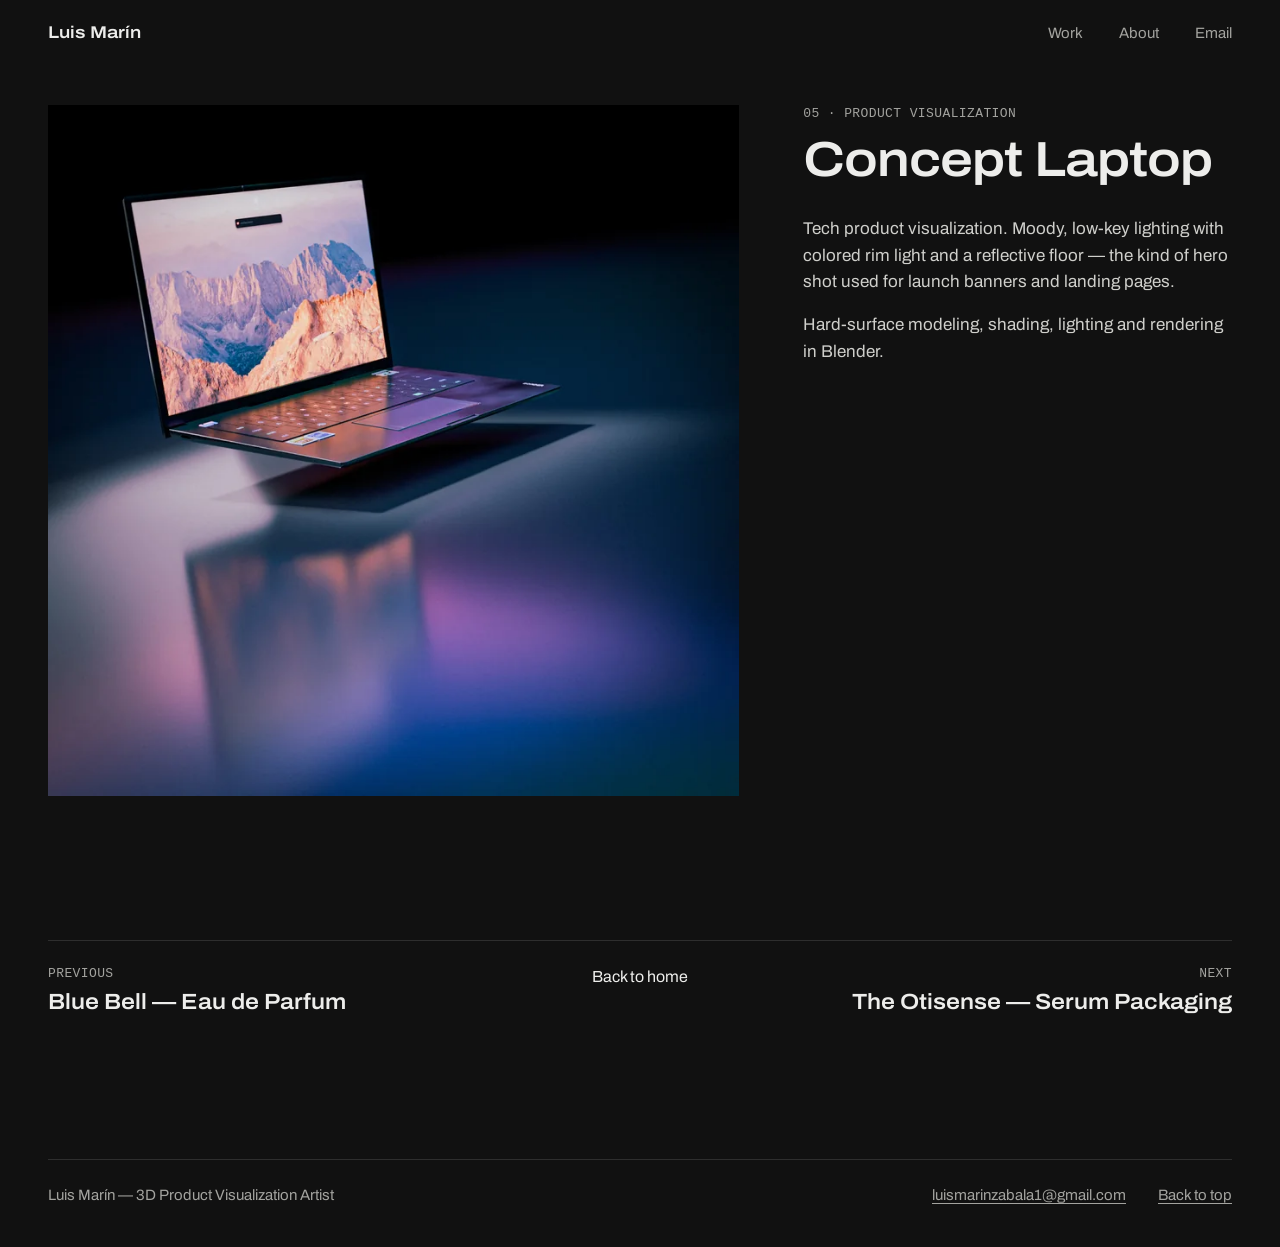
<file: work/concept-laptop/index.html>
<!doctype html>
<html lang="en">
<head>
<meta charset="utf-8">
<meta name="viewport" content="width=device-width, initial-scale=1">
<title>Concept Laptop · Luis Marín</title>
<meta name="description" content="Tech product visualization. Moody, low-key lighting with colored rim light and a reflective floor — the kind of hero shot used for launch banners and landing pages.">
<meta property="og:type" content="article">
<meta property="og:site_name" content="Luis Marín">
<meta property="og:title" content="Concept Laptop · Luis Marín">
<meta property="og:description" content="Tech product visualization. Moody, low-key lighting with colored rim light and a reflective floor — the kind of hero shot used for launch banners and landing pages.">
<meta property="og:locale" content="en_US">
<meta name="color-scheme" content="dark">
<meta name="theme-color" content="#111111">
<link rel="icon" href="../../static/favicon.svg" type="image/svg+xml">
<link rel="preload" href="../../static/fonts/archivo-latin-variable.woff2" as="font" type="font/woff2" crossorigin>
<link rel="stylesheet" href="../../static/site.css?v=3507532078">
</head>
<body>
<a class="skip" href="#main">Skip to content</a>
<header class="site-header wrap" id="top">
<a class="brand" href="../../">Luis Marín</a>
<nav class="nav" aria-label="Main">
<ul role="list">
<li><a href="../../#work">Work</a></li>
<li><a href="../../#about">About</a></li>
<li><a href="mailto:luismarinzabala1@gmail.com">Email</a></li>
</ul>
</nav>
</header>
<main id="main">
<article class="project wrap" aria-labelledby="project-title">
<div class="project-top project-top--side">
<header class="project-head">
<p class="label">05 · Product visualization</p>
<h1 class="project-title" id="project-title">Concept Laptop</h1>
</header>
<figure class="cover" style="--ar:1">
<img src="../../assets/img/laptop-1920.webp" srcset="../../assets/img/laptop-800.webp 800w, ../../assets/img/laptop-1600.webp 1600w, ../../assets/img/laptop-1920.webp 1920w" sizes="(min-width: 960px) 54vw, 92vw" width="1920" height="1920" alt="Open laptop in a dark studio with blue and purple light mirrored on a glossy floor." fetchpriority="high">
</figure>
<div class="project-desc">
<p>Tech product visualization. Moody, low-key lighting with colored rim light and a reflective floor — the kind of hero shot used for launch banners and landing pages.</p>
<p>Hard-surface modeling, shading, lighting and rendering in Blender.</p>
</div>
</div>
</article>
<nav class="pager wrap" aria-label="Projects">
<a class="pager-prev" href="../../work/blue-bell/" rel="prev"><span class="label">Previous</span><span class="pager-title">Blue Bell&nbsp;— Eau de Parfum</span></a>
<a class="pager-home" href="../../">Back to home</a>
<a class="pager-next" href="../../work/otisense-serum/" rel="next"><span class="label">Next</span><span class="pager-title">The Otisense&nbsp;— Serum Packaging</span></a>
</nav>
</main>
<footer class="site-footer wrap">
<p>Luis Marín — 3D Product Visualization Artist</p>
<ul role="list">
<li><a href="mailto:luismarinzabala1@gmail.com">luismarinzabala1@gmail.com</a></li>
<li><a href="#top">Back to top</a></li>
</ul>
</footer>
</body>
</html>
</file>
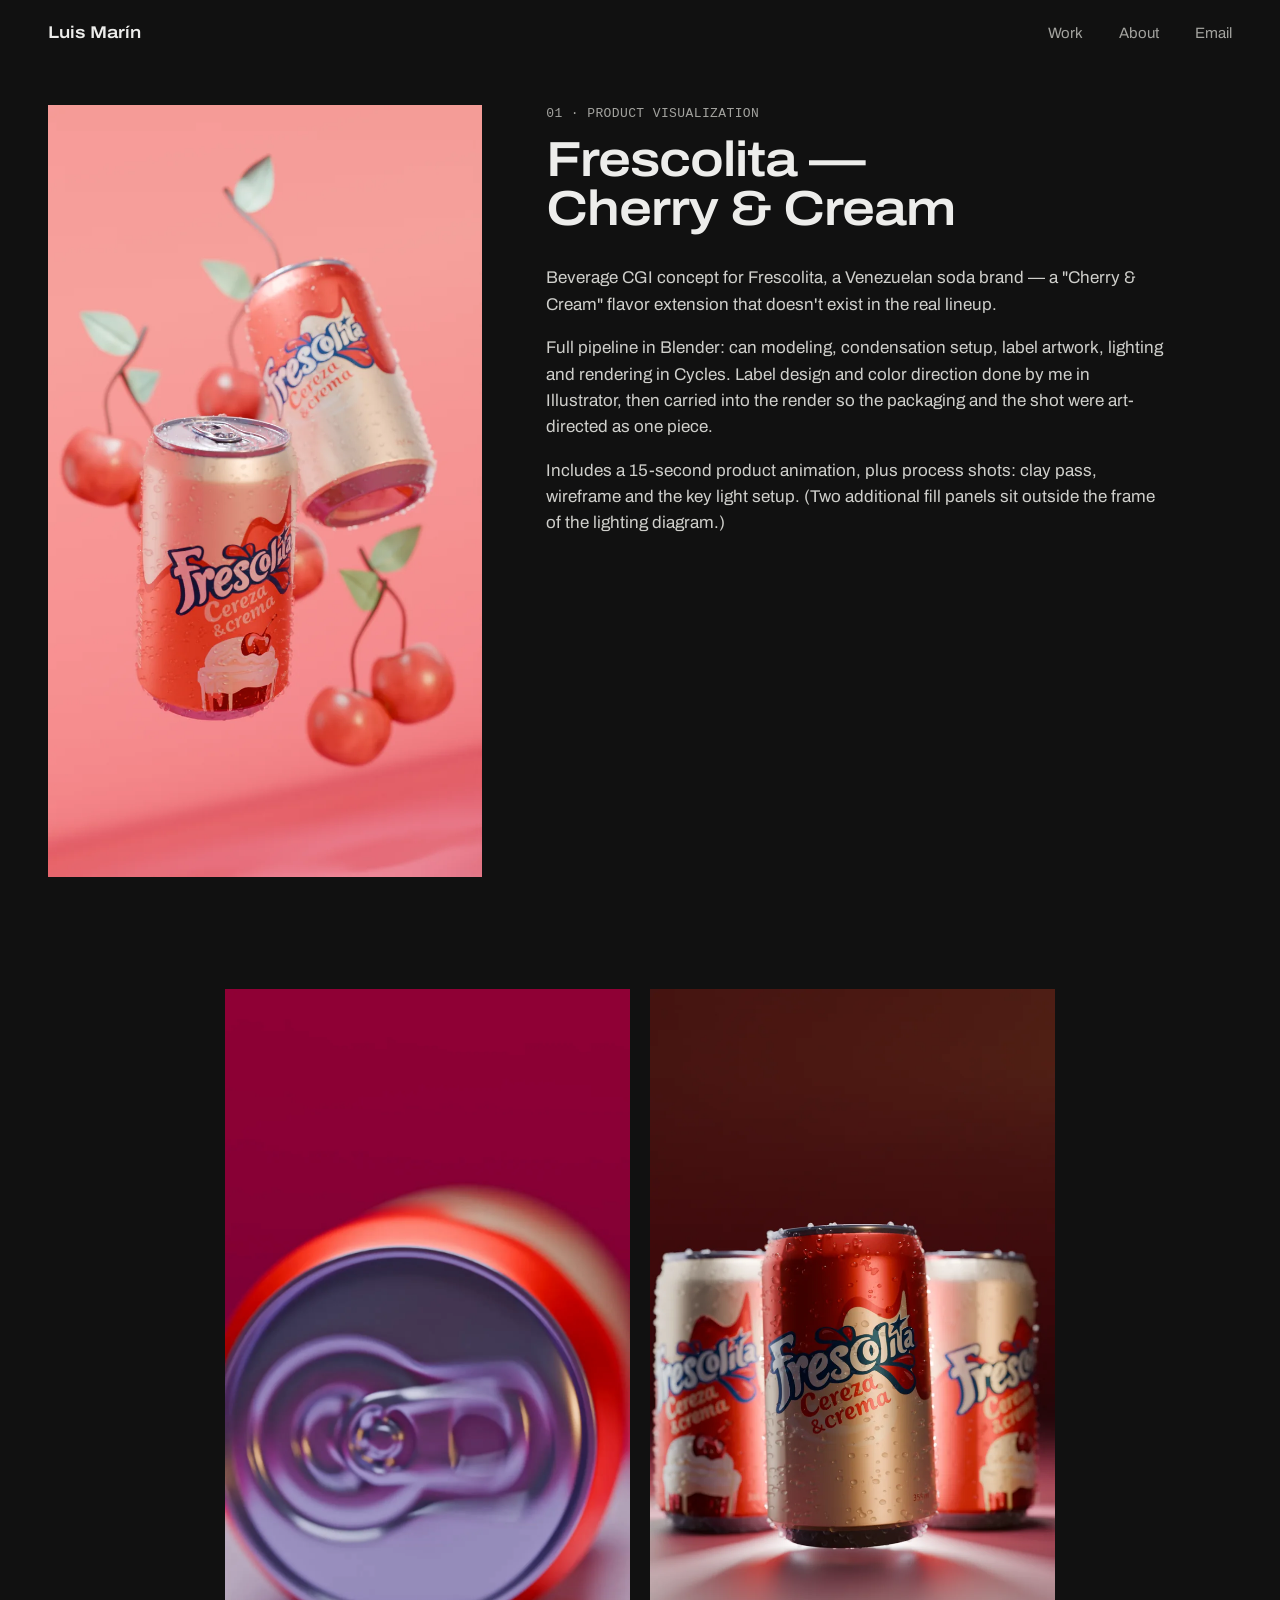
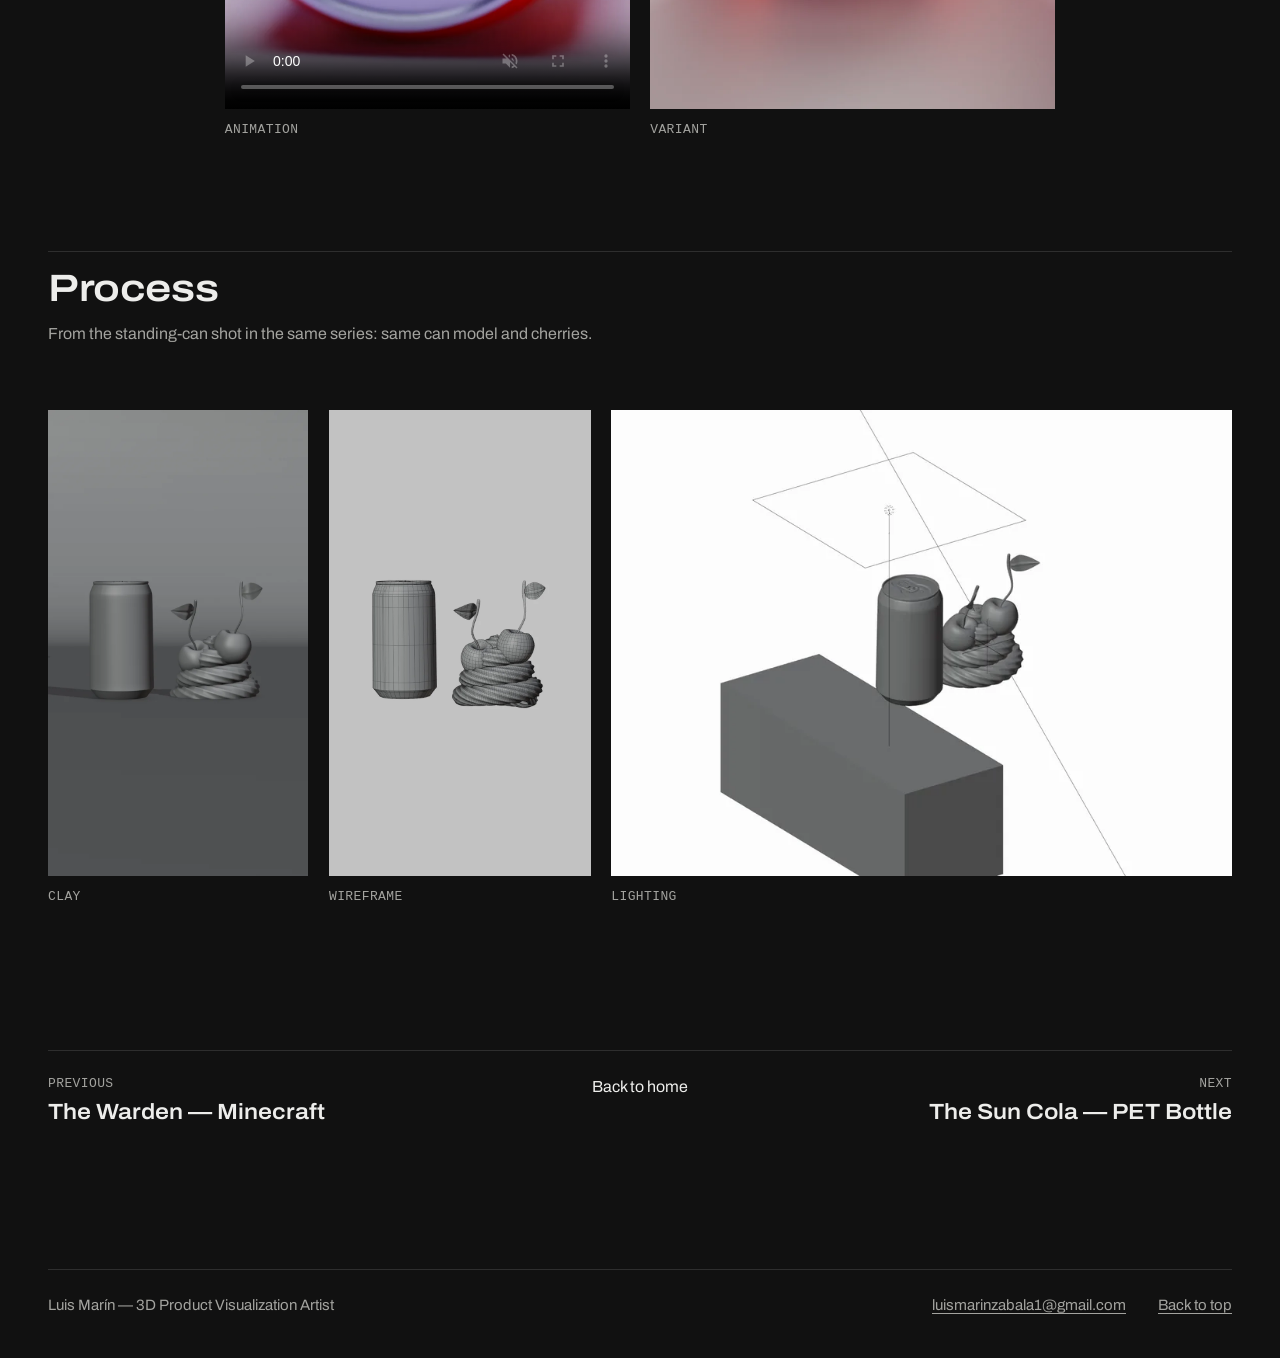
<file: work/frescolita-cherry-cream/index.html>
<!doctype html>
<html lang="en">
<head>
<meta charset="utf-8">
<meta name="viewport" content="width=device-width, initial-scale=1">
<title>Frescolita — Cherry &amp; Cream · Luis Marín</title>
<meta name="description" content="Beverage CGI concept for Frescolita, a Venezuelan soda brand — a &quot;Cherry &amp; Cream&quot; flavor extension that doesn't exist in the real lineup.">
<meta property="og:type" content="article">
<meta property="og:site_name" content="Luis Marín">
<meta property="og:title" content="Frescolita — Cherry &amp; Cream · Luis Marín">
<meta property="og:description" content="Beverage CGI concept for Frescolita, a Venezuelan soda brand — a &quot;Cherry &amp; Cream&quot; flavor extension that doesn't exist in the real lineup.">
<meta property="og:locale" content="en_US">
<meta name="color-scheme" content="dark">
<meta name="theme-color" content="#111111">
<link rel="icon" href="../../static/favicon.svg" type="image/svg+xml">
<link rel="preload" href="../../static/fonts/archivo-latin-variable.woff2" as="font" type="font/woff2" crossorigin>
<link rel="stylesheet" href="../../static/site.css?v=3507532078">
<script src="../../static/site.js?v=25f34fd0bf" defer></script>
</head>
<body>
<a class="skip" href="#main">Skip to content</a>
<header class="site-header wrap" id="top">
<a class="brand" href="../../">Luis Marín</a>
<nav class="nav" aria-label="Main">
<ul role="list">
<li><a href="../../#work">Work</a></li>
<li><a href="../../#about">About</a></li>
<li><a href="mailto:luismarinzabala1@gmail.com">Email</a></li>
</ul>
</nav>
</header>
<main id="main">
<article class="project wrap" aria-labelledby="project-title">
<div class="project-top project-top--side">
<header class="project-head">
<p class="label">01 · Product visualization</p>
<h1 class="project-title" id="project-title">Frescolita&nbsp;— Cherry &amp; Cream</h1>
</header>
<figure class="cover" style="--ar:0.5625">
<img src="../../assets/img/frescolita-hero-1080.webp" srcset="../../assets/img/frescolita-hero-800.webp 800w, ../../assets/img/frescolita-hero-1080.webp 1080w" sizes="(min-width: 960px) 50vh, 92vw" width="1080" height="1920" alt="Two Frescolita Cherry and Cream cans floating with cherries and leaves on a pink background." fetchpriority="high">
</figure>
<div class="project-desc">
<p>Beverage CGI concept for Frescolita, a Venezuelan soda brand — a &quot;Cherry &amp; Cream&quot; flavor extension that doesn't exist in the real lineup.</p>
<p>Full pipeline in Blender: can modeling, condensation setup, label artwork, lighting and rendering in Cycles. Label design and color direction done by me in Illustrator, then carried into the render so the packaging and the shot were art-directed as one piece.</p>
<p>Includes a 15-second product animation, plus process shots: clay pass, wireframe and the key light setup. (Two additional fill panels sit outside the frame of the lighting diagram.)</p>
</div>
</div>
<div class="gallery">
<div class="jrow" style="--sum:1.125;--n:2">
<figure class="jitem" style="--ar:0.5625">
<video data-autoplay muted loop playsinline controls preload="none" poster="../../assets/img/frescolita-video-poster-1080.webp" width="1080" height="1920" aria-label="Product animation of a Frescolita can, 15 seconds, no sound."><source src="../../assets/video/frescolita-video.mp4" type="video/mp4"></video>
<figcaption class="cap"><span class="label">Animation</span></figcaption>
</figure>
<figure class="jitem" style="--ar:0.5625">
<img src="../../assets/img/frescolita-variant-1080.webp" srcset="../../assets/img/frescolita-variant-800.webp 800w, ../../assets/img/frescolita-variant-1080.webp 1080w" sizes="(min-width: 1456px) 405px, (min-width: 640px) 405px, 92vw" width="1080" height="1920" alt="Three Frescolita cans on a dark red background, lit from below with a red glow." loading="lazy" decoding="async">
<figcaption class="cap"><span class="label">Variant</span></figcaption>
</figure>
</div>
</div>
<section class="process" aria-labelledby="process-title">
<div class="section-head"><h2 class="section-title" id="process-title">Process</h2>
<p class="process-note">From the standing-can shot in the same series: same can model and cherries.</p></div>
<div class="jrow" style="--sum:2.4553;--n:3">
<figure class="jitem" style="--ar:0.5595">
<img src="../../assets/img/frescolita-clay-1072.webp" srcset="../../assets/img/frescolita-clay-800.webp 800w, ../../assets/img/frescolita-clay-1072.webp 1072w" sizes="(min-width: 1456px) 299px, (min-width: 640px) 21vw, 92vw" width="1072" height="1916" alt="Gray clay render of the can next to a coil of cream topped with cherries." loading="lazy" decoding="async">
<figcaption class="cap"><span class="label">Clay</span></figcaption>
</figure>
<figure class="jitem" style="--ar:0.5625">
<img src="../../assets/img/frescolita-wireframe-1080.webp" srcset="../../assets/img/frescolita-wireframe-800.webp 800w, ../../assets/img/frescolita-wireframe-1080.webp 1080w" sizes="(min-width: 1456px) 301px, (min-width: 640px) 21vw, 92vw" width="1080" height="1920" alt="Wireframe view of the can and the coil of cream with cherries." loading="lazy" decoding="async">
<figcaption class="cap"><span class="label">Wireframe</span></figcaption>
</figure>
<figure class="jitem" style="--ar:1.3333">
<img src="../../assets/img/frescolita-lighting-1600.webp" srcset="../../assets/img/frescolita-lighting-800.webp 800w, ../../assets/img/frescolita-lighting-1600.webp 1600w" sizes="(min-width: 1456px) 712px, (min-width: 640px) 50vw, 92vw" width="1600" height="1200" alt="Blender viewport showing the can on a block with the key light outlined above it." loading="lazy" decoding="async">
<figcaption class="cap"><span class="label">Lighting</span></figcaption>
</figure>
</div>
</section>
</article>
<nav class="pager wrap" aria-label="Projects">
<a class="pager-prev" href="../../work/warden/" rel="prev"><span class="label">Previous</span><span class="pager-title">The Warden&nbsp;— Minecraft</span></a>
<a class="pager-home" href="../../">Back to home</a>
<a class="pager-next" href="../../work/sun-cola/" rel="next"><span class="label">Next</span><span class="pager-title">The Sun Cola&nbsp;— PET Bottle</span></a>
</nav>
</main>
<footer class="site-footer wrap">
<p>Luis Marín — 3D Product Visualization Artist</p>
<ul role="list">
<li><a href="mailto:luismarinzabala1@gmail.com">luismarinzabala1@gmail.com</a></li>
<li><a href="#top">Back to top</a></li>
</ul>
</footer>
</body>
</html>
</file>
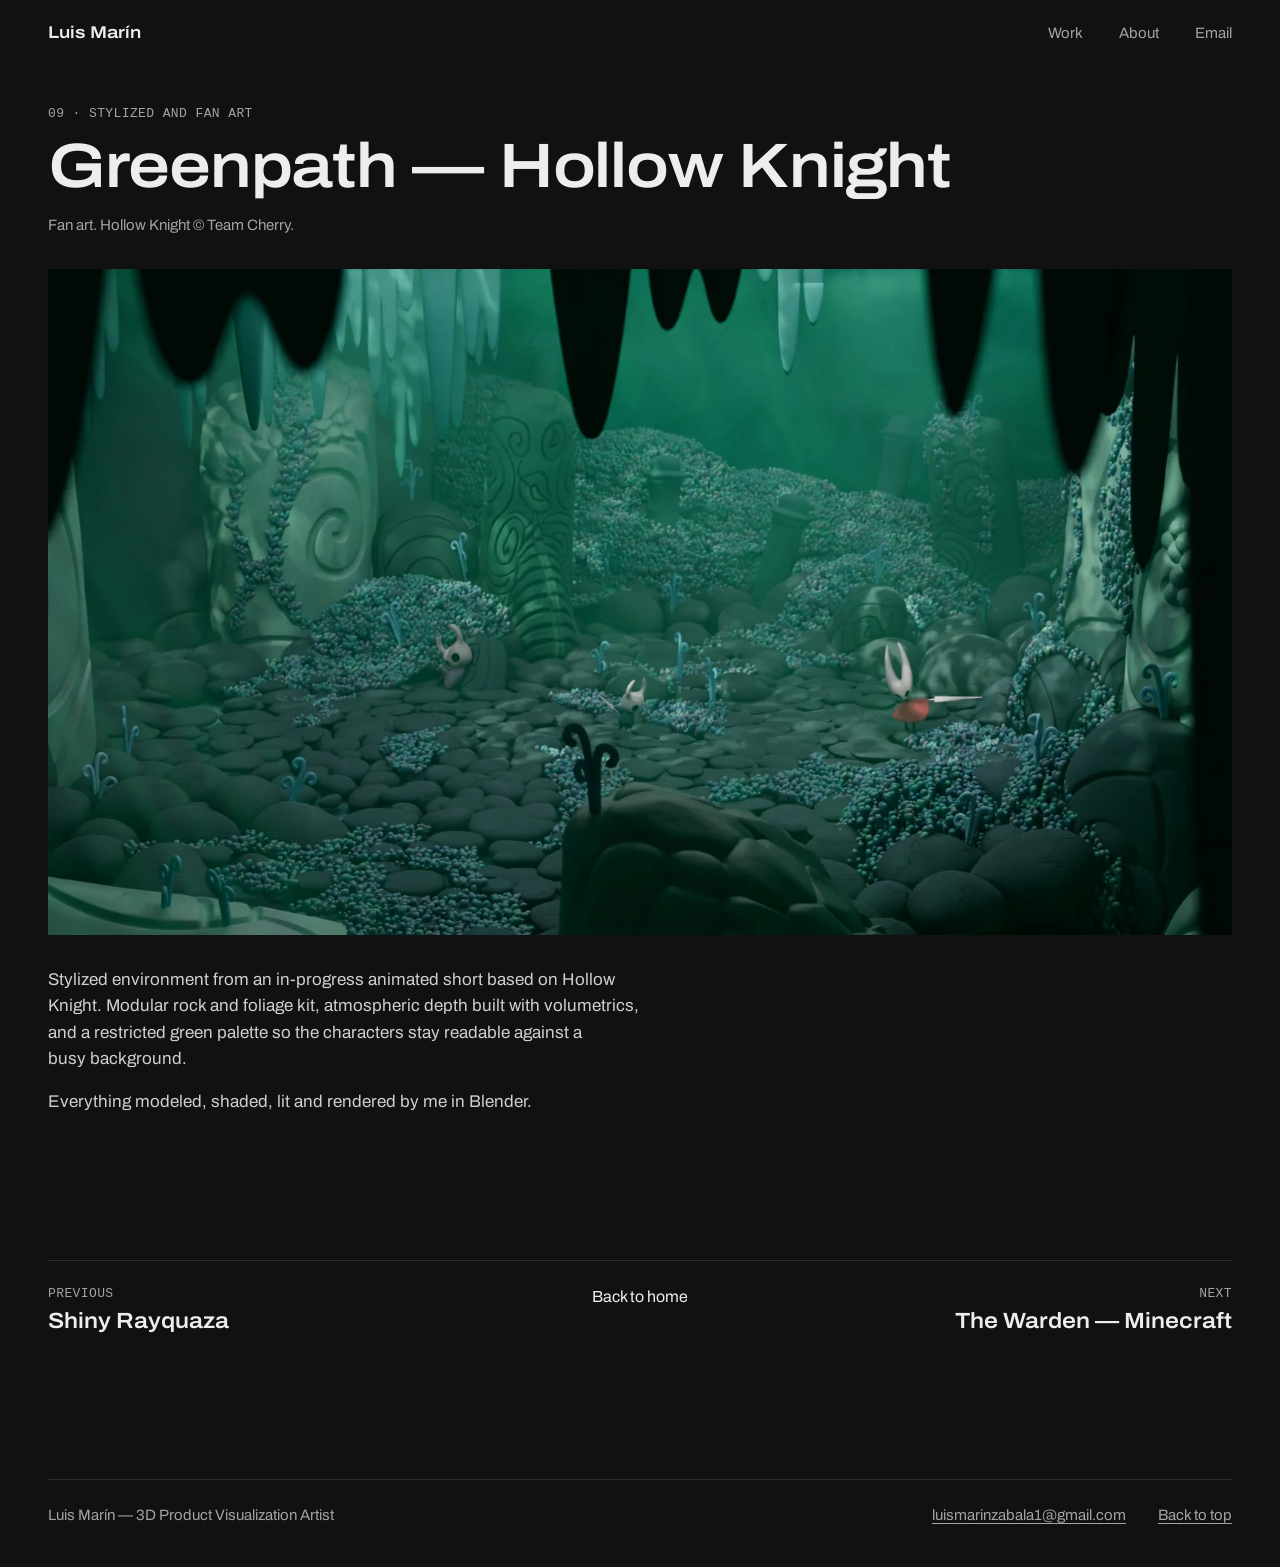
<file: work/greenpath/index.html>
<!doctype html>
<html lang="en">
<head>
<meta charset="utf-8">
<meta name="viewport" content="width=device-width, initial-scale=1">
<title>Greenpath — Hollow Knight · Luis Marín</title>
<meta name="description" content="Stylized environment from an in-progress animated short based on Hollow Knight. Modular rock and foliage kit, atmospheric depth built with volumetrics, and a restricted green palette so the characters stay readable against a busy background.">
<meta property="og:type" content="article">
<meta property="og:site_name" content="Luis Marín">
<meta property="og:title" content="Greenpath — Hollow Knight · Luis Marín">
<meta property="og:description" content="Stylized environment from an in-progress animated short based on Hollow Knight. Modular rock and foliage kit, atmospheric depth built with volumetrics, and a restricted green palette so the characters stay readable against a busy background.">
<meta property="og:locale" content="en_US">
<meta name="color-scheme" content="dark">
<meta name="theme-color" content="#111111">
<link rel="icon" href="../../static/favicon.svg" type="image/svg+xml">
<link rel="preload" href="../../static/fonts/archivo-latin-variable.woff2" as="font" type="font/woff2" crossorigin>
<link rel="stylesheet" href="../../static/site.css?v=3507532078">
</head>
<body>
<a class="skip" href="#main">Skip to content</a>
<header class="site-header wrap" id="top">
<a class="brand" href="../../">Luis Marín</a>
<nav class="nav" aria-label="Main">
<ul role="list">
<li><a href="../../#work">Work</a></li>
<li><a href="../../#about">About</a></li>
<li><a href="mailto:luismarinzabala1@gmail.com">Email</a></li>
</ul>
</nav>
</header>
<main id="main">
<article class="project wrap" aria-labelledby="project-title">
<div class="project-top project-top--stack">
<header class="project-head">
<p class="label">09 · Stylized and fan art</p>
<h1 class="project-title" id="project-title">Greenpath&nbsp;— Hollow Knight</h1>
<p class="credit">Fan art. Hollow Knight © Team Cherry.</p>
</header>
<figure class="cover" style="--ar:1.7778">
<img src="../../assets/img/greenpath-1920.webp" srcset="../../assets/img/greenpath-800.webp 800w, ../../assets/img/greenpath-1600.webp 1600w, ../../assets/img/greenpath-1920.webp 1920w" sizes="(min-width: 1456px) 1360px, 92vw" width="1920" height="1080" alt="Green moss-covered cavern with hanging rock spikes and a small character in the distance." fetchpriority="high">
</figure>
<div class="project-desc">
<p>Stylized environment from an in-progress animated short based on Hollow Knight. Modular rock and foliage kit, atmospheric depth built with volumetrics, and a restricted green palette so the characters stay readable against a busy background.</p>
<p>Everything modeled, shaded, lit and rendered by me in Blender.</p>
</div>
</div>
</article>
<nav class="pager wrap" aria-label="Projects">
<a class="pager-prev" href="../../work/shiny-rayquaza/" rel="prev"><span class="label">Previous</span><span class="pager-title">Shiny Rayquaza</span></a>
<a class="pager-home" href="../../">Back to home</a>
<a class="pager-next" href="../../work/warden/" rel="next"><span class="label">Next</span><span class="pager-title">The Warden&nbsp;— Minecraft</span></a>
</nav>
</main>
<footer class="site-footer wrap">
<p>Luis Marín — 3D Product Visualization Artist</p>
<ul role="list">
<li><a href="mailto:luismarinzabala1@gmail.com">luismarinzabala1@gmail.com</a></li>
<li><a href="#top">Back to top</a></li>
</ul>
</footer>
</body>
</html>
</file>
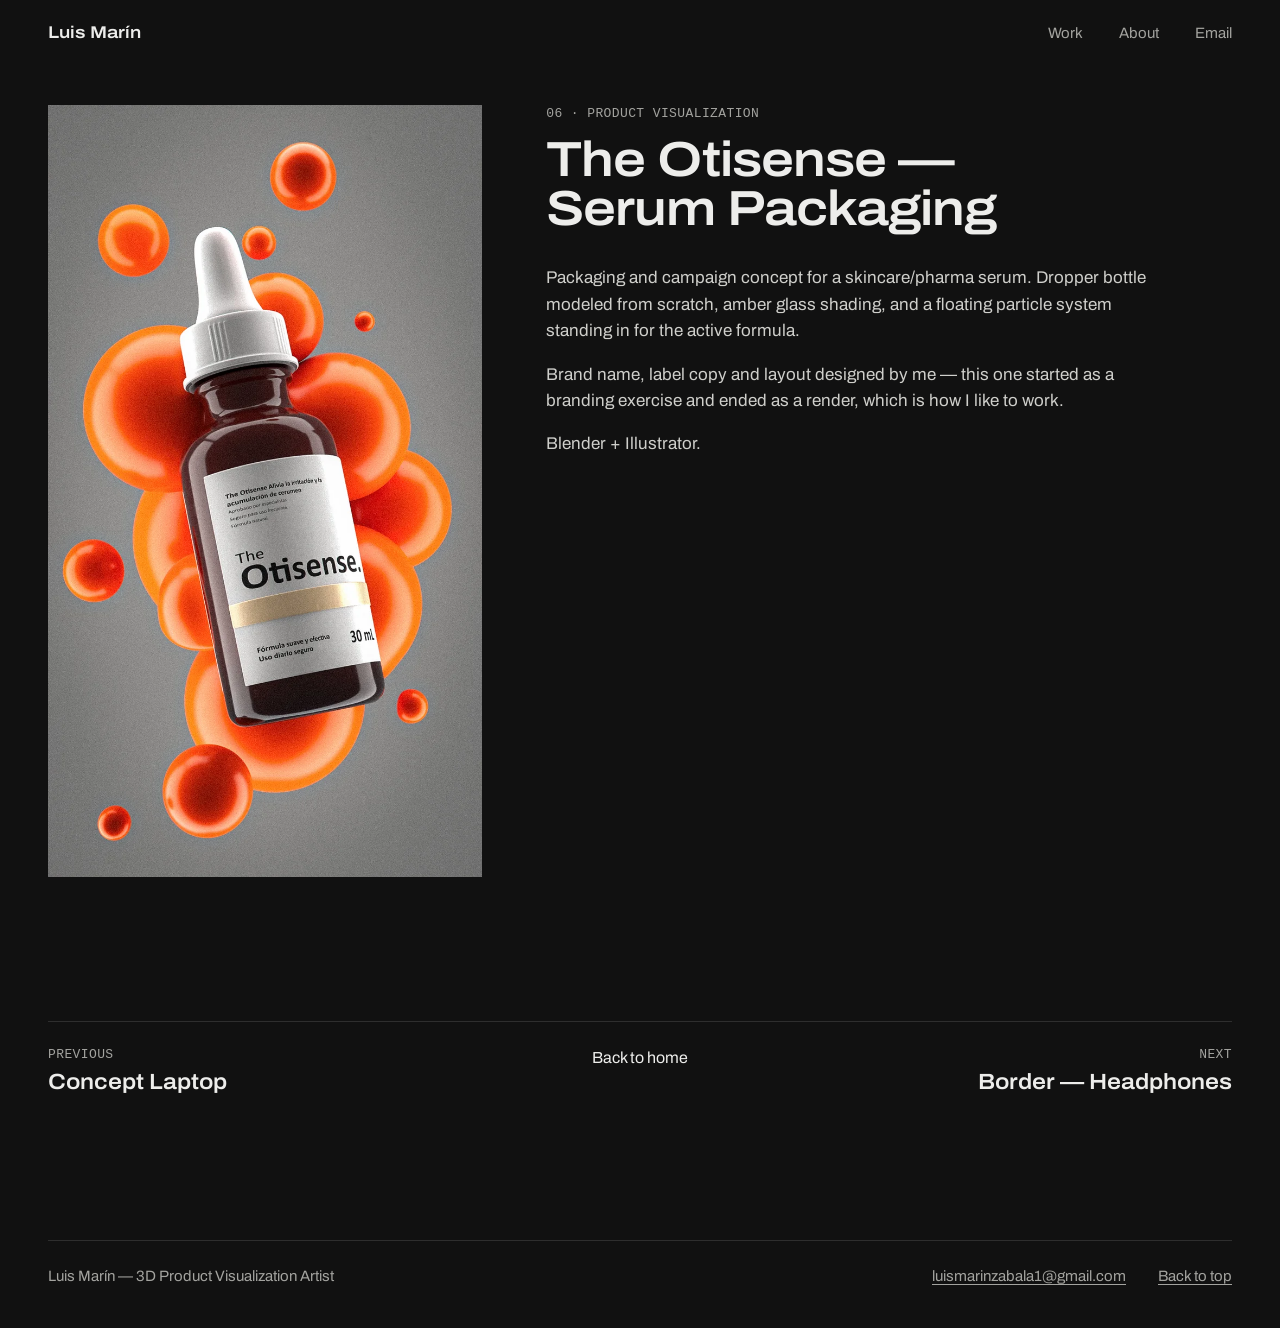
<file: work/otisense-serum/index.html>
<!doctype html>
<html lang="en">
<head>
<meta charset="utf-8">
<meta name="viewport" content="width=device-width, initial-scale=1">
<title>The Otisense — Serum Packaging · Luis Marín</title>
<meta name="description" content="Packaging and campaign concept for a skincare/pharma serum. Dropper bottle modeled from scratch, amber glass shading, and a floating particle system standing in for the active formula.">
<meta property="og:type" content="article">
<meta property="og:site_name" content="Luis Marín">
<meta property="og:title" content="The Otisense — Serum Packaging · Luis Marín">
<meta property="og:description" content="Packaging and campaign concept for a skincare/pharma serum. Dropper bottle modeled from scratch, amber glass shading, and a floating particle system standing in for the active formula.">
<meta property="og:locale" content="en_US">
<meta name="color-scheme" content="dark">
<meta name="theme-color" content="#111111">
<link rel="icon" href="../../static/favicon.svg" type="image/svg+xml">
<link rel="preload" href="../../static/fonts/archivo-latin-variable.woff2" as="font" type="font/woff2" crossorigin>
<link rel="stylesheet" href="../../static/site.css?v=3507532078">
</head>
<body>
<a class="skip" href="#main">Skip to content</a>
<header class="site-header wrap" id="top">
<a class="brand" href="../../">Luis Marín</a>
<nav class="nav" aria-label="Main">
<ul role="list">
<li><a href="../../#work">Work</a></li>
<li><a href="../../#about">About</a></li>
<li><a href="mailto:luismarinzabala1@gmail.com">Email</a></li>
</ul>
</nav>
</header>
<main id="main">
<article class="project wrap" aria-labelledby="project-title">
<div class="project-top project-top--side">
<header class="project-head">
<p class="label">06 · Product visualization</p>
<h1 class="project-title" id="project-title">The Otisense&nbsp;— Serum Packaging</h1>
</header>
<figure class="cover" style="--ar:0.5625">
<img src="../../assets/img/otisense-1080.webp" srcset="../../assets/img/otisense-800.webp 800w, ../../assets/img/otisense-1080.webp 1080w" sizes="(min-width: 960px) 50vh, 92vw" width="1080" height="1920" alt="Amber dropper bottle of The Otisense serum surrounded by floating orange spheres on a gray background." fetchpriority="high">
</figure>
<div class="project-desc">
<p>Packaging and campaign concept for a skincare/pharma serum. Dropper bottle modeled from scratch, amber glass shading, and a floating particle system standing in for the active formula.</p>
<p>Brand name, label copy and layout designed by me — this one started as a branding exercise and ended as a render, which is how I like to work.</p>
<p>Blender + Illustrator.</p>
</div>
</div>
</article>
<nav class="pager wrap" aria-label="Projects">
<a class="pager-prev" href="../../work/concept-laptop/" rel="prev"><span class="label">Previous</span><span class="pager-title">Concept Laptop</span></a>
<a class="pager-home" href="../../">Back to home</a>
<a class="pager-next" href="../../work/border-headphones/" rel="next"><span class="label">Next</span><span class="pager-title">Border&nbsp;— Headphones</span></a>
</nav>
</main>
<footer class="site-footer wrap">
<p>Luis Marín — 3D Product Visualization Artist</p>
<ul role="list">
<li><a href="mailto:luismarinzabala1@gmail.com">luismarinzabala1@gmail.com</a></li>
<li><a href="#top">Back to top</a></li>
</ul>
</footer>
</body>
</html>
</file>
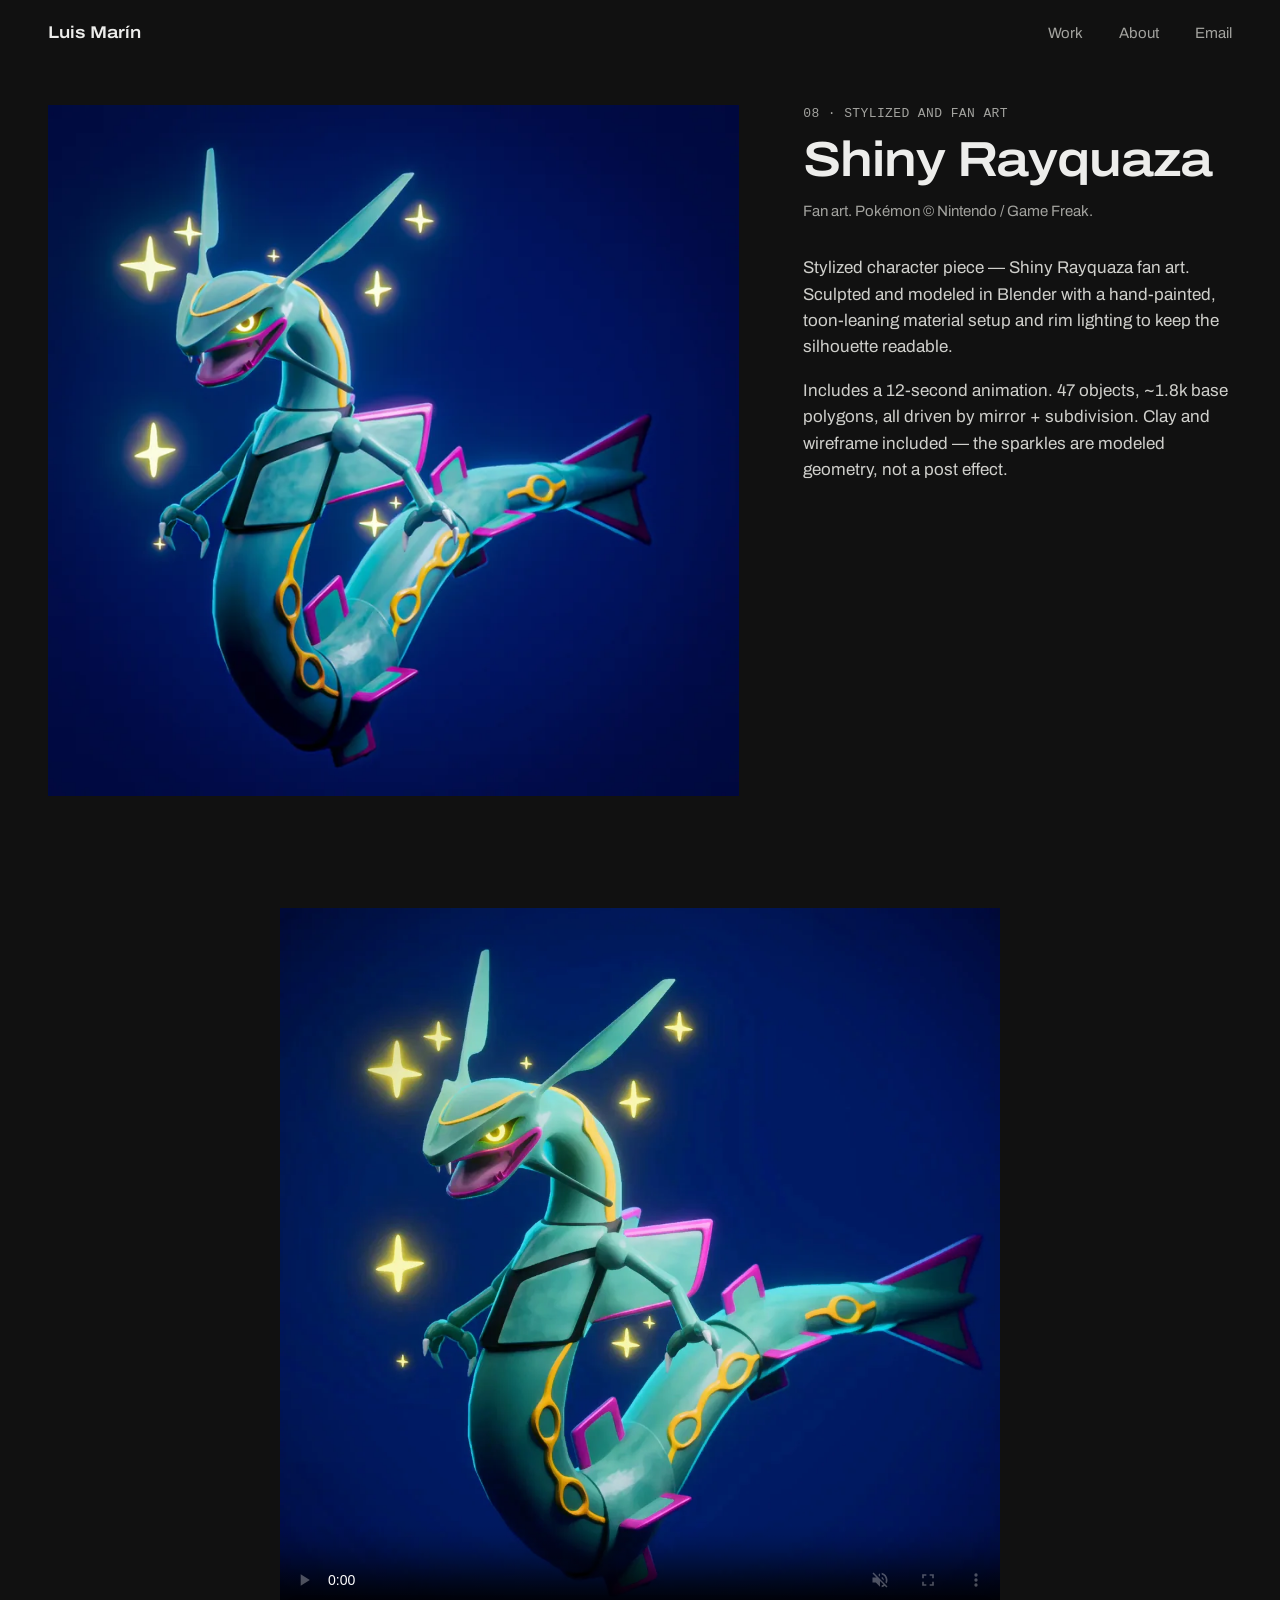
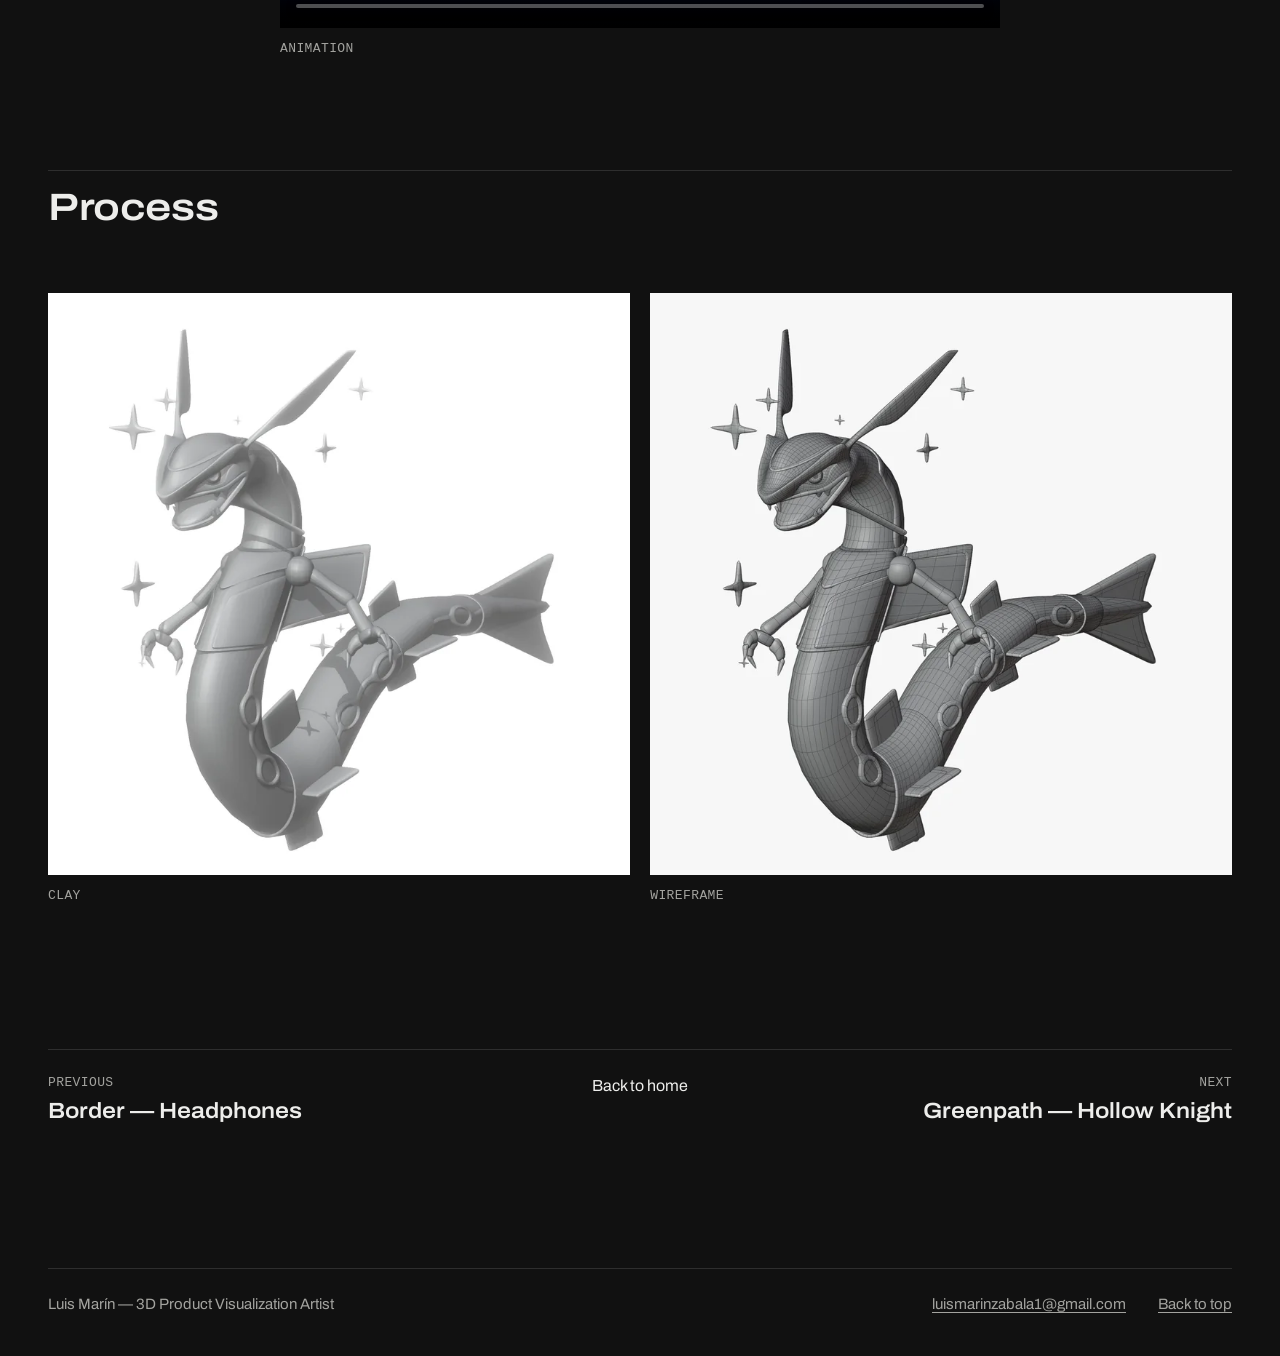
<file: work/shiny-rayquaza/index.html>
<!doctype html>
<html lang="en">
<head>
<meta charset="utf-8">
<meta name="viewport" content="width=device-width, initial-scale=1">
<title>Shiny Rayquaza · Luis Marín</title>
<meta name="description" content="Stylized character piece — Shiny Rayquaza fan art. Sculpted and modeled in Blender with a hand-painted, toon-leaning material setup and rim lighting to keep the silhouette readable.">
<meta property="og:type" content="article">
<meta property="og:site_name" content="Luis Marín">
<meta property="og:title" content="Shiny Rayquaza · Luis Marín">
<meta property="og:description" content="Stylized character piece — Shiny Rayquaza fan art. Sculpted and modeled in Blender with a hand-painted, toon-leaning material setup and rim lighting to keep the silhouette readable.">
<meta property="og:locale" content="en_US">
<meta name="color-scheme" content="dark">
<meta name="theme-color" content="#111111">
<link rel="icon" href="../../static/favicon.svg" type="image/svg+xml">
<link rel="preload" href="../../static/fonts/archivo-latin-variable.woff2" as="font" type="font/woff2" crossorigin>
<link rel="stylesheet" href="../../static/site.css?v=3507532078">
<script src="../../static/site.js?v=25f34fd0bf" defer></script>
</head>
<body>
<a class="skip" href="#main">Skip to content</a>
<header class="site-header wrap" id="top">
<a class="brand" href="../../">Luis Marín</a>
<nav class="nav" aria-label="Main">
<ul role="list">
<li><a href="../../#work">Work</a></li>
<li><a href="../../#about">About</a></li>
<li><a href="mailto:luismarinzabala1@gmail.com">Email</a></li>
</ul>
</nav>
</header>
<main id="main">
<article class="project wrap" aria-labelledby="project-title">
<div class="project-top project-top--side">
<header class="project-head">
<p class="label">08 · Stylized and fan art</p>
<h1 class="project-title" id="project-title">Shiny Rayquaza</h1>
<p class="credit">Fan art. Pokémon © Nintendo / Game Freak.</p>
</header>
<figure class="cover" style="--ar:1">
<img src="../../assets/img/rayquaza-1920.webp" srcset="../../assets/img/rayquaza-800.webp 800w, ../../assets/img/rayquaza-1600.webp 1600w, ../../assets/img/rayquaza-1920.webp 1920w" sizes="(min-width: 960px) 54vw, 92vw" width="1920" height="1920" alt="Teal Shiny Rayquaza coiled in the air with yellow sparkles on a deep blue background." fetchpriority="high">
</figure>
<div class="project-desc">
<p>Stylized character piece — Shiny Rayquaza fan art. Sculpted and modeled in Blender with a hand-painted, toon-leaning material setup and rim lighting to keep the silhouette readable.</p>
<p>Includes a 12-second animation. 47 objects, ~1.8k base polygons, all driven by mirror + subdivision. Clay and wireframe included — the sparkles are modeled geometry, not a post effect.</p>
</div>
</div>
<div class="gallery">
<div class="jrow" style="--sum:1;--n:1">
<figure class="jitem" style="--ar:1">
<video data-autoplay muted loop playsinline controls preload="none" poster="../../assets/img/rayquaza-video-poster-1080.webp" width="1080" height="1080" aria-label="Animation of Shiny Rayquaza, 12 seconds, no sound."><source src="../../assets/video/rayquaza-video.mp4" type="video/mp4"></video>
<figcaption class="cap"><span class="label">Animation</span></figcaption>
</figure>
</div>
</div>
<section class="process" aria-labelledby="process-title">
<div class="section-head"><h2 class="section-title" id="process-title">Process</h2></div>
<div class="jrow" style="--sum:2;--n:2">
<figure class="jitem" style="--ar:1">
<img src="../../assets/img/rayquaza-clay-1920.webp" srcset="../../assets/img/rayquaza-clay-800.webp 800w, ../../assets/img/rayquaza-clay-1600.webp 1600w, ../../assets/img/rayquaza-clay-1920.webp 1920w" sizes="(min-width: 1456px) 668px, (min-width: 640px) 46vw, 92vw" width="1920" height="1920" alt="Gray clay render of Rayquaza on white." loading="lazy" decoding="async">
<figcaption class="cap"><span class="label">Clay</span></figcaption>
</figure>
<figure class="jitem" style="--ar:1">
<img src="../../assets/img/rayquaza-wireframe-1920.webp" srcset="../../assets/img/rayquaza-wireframe-800.webp 800w, ../../assets/img/rayquaza-wireframe-1600.webp 1600w, ../../assets/img/rayquaza-wireframe-1920.webp 1920w" sizes="(min-width: 1456px) 668px, (min-width: 640px) 46vw, 92vw" width="1920" height="1920" alt="Wireframe view of Rayquaza on white." loading="lazy" decoding="async">
<figcaption class="cap"><span class="label">Wireframe</span></figcaption>
</figure>
</div>
</section>
</article>
<nav class="pager wrap" aria-label="Projects">
<a class="pager-prev" href="../../work/border-headphones/" rel="prev"><span class="label">Previous</span><span class="pager-title">Border&nbsp;— Headphones</span></a>
<a class="pager-home" href="../../">Back to home</a>
<a class="pager-next" href="../../work/greenpath/" rel="next"><span class="label">Next</span><span class="pager-title">Greenpath&nbsp;— Hollow Knight</span></a>
</nav>
</main>
<footer class="site-footer wrap">
<p>Luis Marín — 3D Product Visualization Artist</p>
<ul role="list">
<li><a href="mailto:luismarinzabala1@gmail.com">luismarinzabala1@gmail.com</a></li>
<li><a href="#top">Back to top</a></li>
</ul>
</footer>
</body>
</html>
</file>
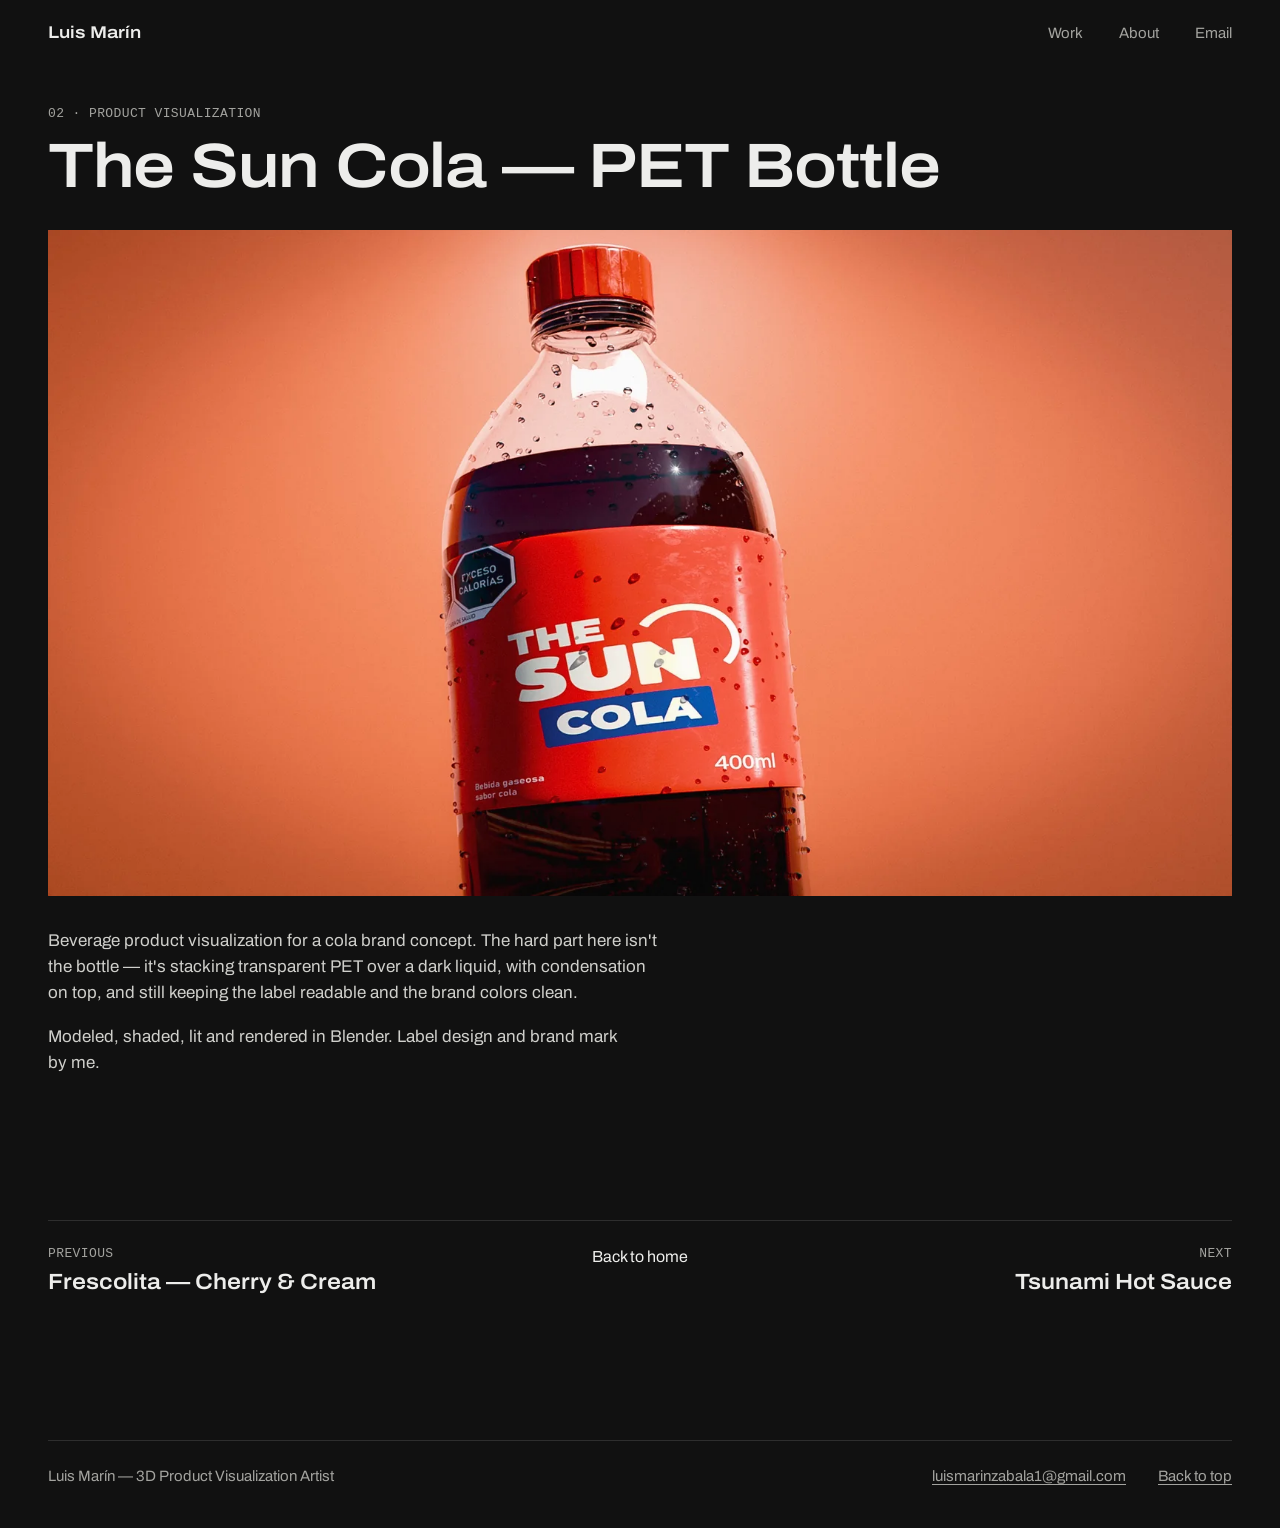
<file: work/sun-cola/index.html>
<!doctype html>
<html lang="en">
<head>
<meta charset="utf-8">
<meta name="viewport" content="width=device-width, initial-scale=1">
<title>The Sun Cola — PET Bottle · Luis Marín</title>
<meta name="description" content="Beverage product visualization for a cola brand concept. The hard part here isn't the bottle — it's stacking transparent PET over a dark liquid, with condensation on top, and still keeping the label readable and the brand colors clean.">
<meta property="og:type" content="article">
<meta property="og:site_name" content="Luis Marín">
<meta property="og:title" content="The Sun Cola — PET Bottle · Luis Marín">
<meta property="og:description" content="Beverage product visualization for a cola brand concept. The hard part here isn't the bottle — it's stacking transparent PET over a dark liquid, with condensation on top, and still keeping the label readable and the brand colors clean.">
<meta property="og:locale" content="en_US">
<meta name="color-scheme" content="dark">
<meta name="theme-color" content="#111111">
<link rel="icon" href="../../static/favicon.svg" type="image/svg+xml">
<link rel="preload" href="../../static/fonts/archivo-latin-variable.woff2" as="font" type="font/woff2" crossorigin>
<link rel="stylesheet" href="../../static/site.css?v=3507532078">
</head>
<body>
<a class="skip" href="#main">Skip to content</a>
<header class="site-header wrap" id="top">
<a class="brand" href="../../">Luis Marín</a>
<nav class="nav" aria-label="Main">
<ul role="list">
<li><a href="../../#work">Work</a></li>
<li><a href="../../#about">About</a></li>
<li><a href="mailto:luismarinzabala1@gmail.com">Email</a></li>
</ul>
</nav>
</header>
<main id="main">
<article class="project wrap" aria-labelledby="project-title">
<div class="project-top project-top--stack">
<header class="project-head">
<p class="label">02 · Product visualization</p>
<h1 class="project-title" id="project-title">The Sun Cola&nbsp;— PET Bottle</h1>
</header>
<figure class="cover" style="--ar:1.7778">
<img src="../../assets/img/sun-cola-1920.webp" srcset="../../assets/img/sun-cola-800.webp 800w, ../../assets/img/sun-cola-1600.webp 1600w, ../../assets/img/sun-cola-1920.webp 1920w" sizes="(min-width: 1456px) 1360px, 92vw" width="1920" height="1080" alt="PET bottle of The Sun Cola covered in condensation on an orange background." fetchpriority="high">
</figure>
<div class="project-desc">
<p>Beverage product visualization for a cola brand concept. The hard part here isn't the bottle — it's stacking transparent PET over a dark liquid, with condensation on top, and still keeping the label readable and the brand colors clean.</p>
<p>Modeled, shaded, lit and rendered in Blender. Label design and brand mark by me.</p>
</div>
</div>
</article>
<nav class="pager wrap" aria-label="Projects">
<a class="pager-prev" href="../../work/frescolita-cherry-cream/" rel="prev"><span class="label">Previous</span><span class="pager-title">Frescolita&nbsp;— Cherry &amp; Cream</span></a>
<a class="pager-home" href="../../">Back to home</a>
<a class="pager-next" href="../../work/tsunami-hot-sauce/" rel="next"><span class="label">Next</span><span class="pager-title">Tsunami Hot Sauce</span></a>
</nav>
</main>
<footer class="site-footer wrap">
<p>Luis Marín — 3D Product Visualization Artist</p>
<ul role="list">
<li><a href="mailto:luismarinzabala1@gmail.com">luismarinzabala1@gmail.com</a></li>
<li><a href="#top">Back to top</a></li>
</ul>
</footer>
</body>
</html>
</file>
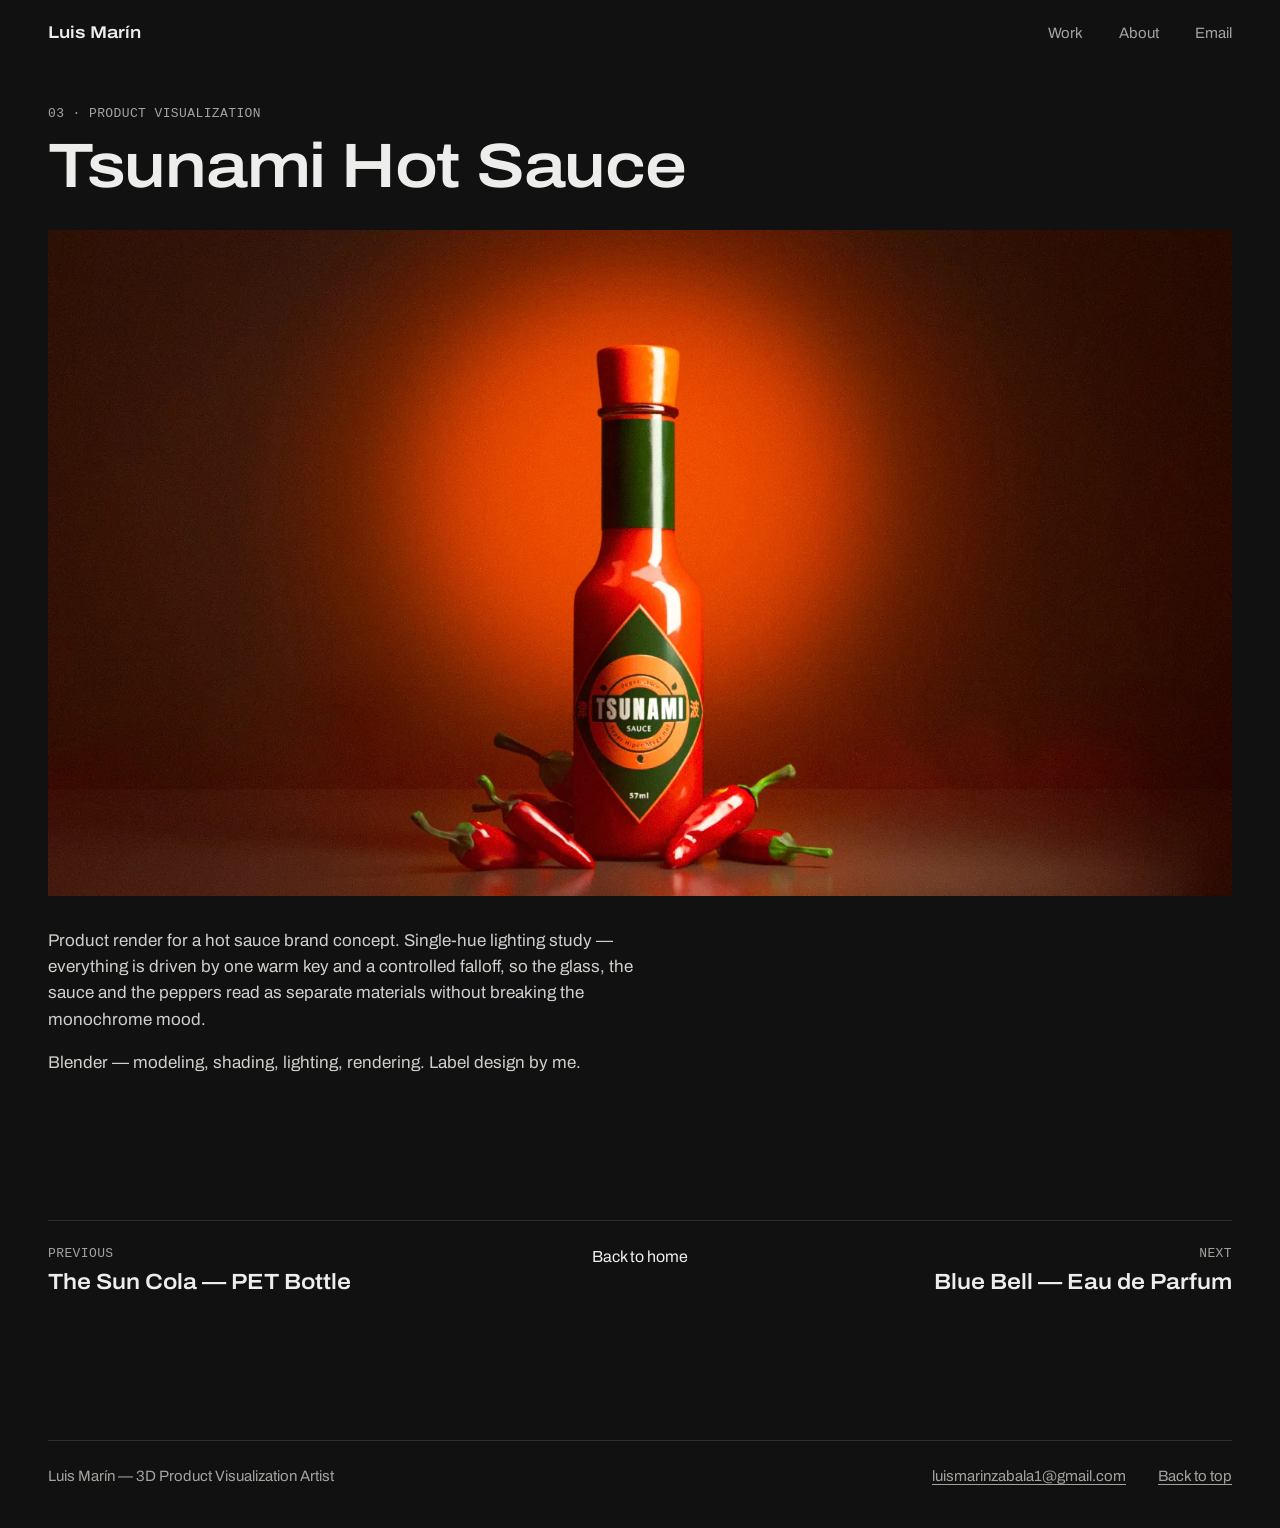
<file: work/tsunami-hot-sauce/index.html>
<!doctype html>
<html lang="en">
<head>
<meta charset="utf-8">
<meta name="viewport" content="width=device-width, initial-scale=1">
<title>Tsunami Hot Sauce · Luis Marín</title>
<meta name="description" content="Product render for a hot sauce brand concept. Single-hue lighting study — everything is driven by one warm key and a controlled falloff, so the glass, the sauce and the peppers read as separate materials without breaking the monochrome mood.">
<meta property="og:type" content="article">
<meta property="og:site_name" content="Luis Marín">
<meta property="og:title" content="Tsunami Hot Sauce · Luis Marín">
<meta property="og:description" content="Product render for a hot sauce brand concept. Single-hue lighting study — everything is driven by one warm key and a controlled falloff, so the glass, the sauce and the peppers read as separate materials without breaking the monochrome mood.">
<meta property="og:locale" content="en_US">
<meta name="color-scheme" content="dark">
<meta name="theme-color" content="#111111">
<link rel="icon" href="../../static/favicon.svg" type="image/svg+xml">
<link rel="preload" href="../../static/fonts/archivo-latin-variable.woff2" as="font" type="font/woff2" crossorigin>
<link rel="stylesheet" href="../../static/site.css?v=3507532078">
</head>
<body>
<a class="skip" href="#main">Skip to content</a>
<header class="site-header wrap" id="top">
<a class="brand" href="../../">Luis Marín</a>
<nav class="nav" aria-label="Main">
<ul role="list">
<li><a href="../../#work">Work</a></li>
<li><a href="../../#about">About</a></li>
<li><a href="mailto:luismarinzabala1@gmail.com">Email</a></li>
</ul>
</nav>
</header>
<main id="main">
<article class="project wrap" aria-labelledby="project-title">
<div class="project-top project-top--stack">
<header class="project-head">
<p class="label">03 · Product visualization</p>
<h1 class="project-title" id="project-title">Tsunami Hot Sauce</h1>
</header>
<figure class="cover" style="--ar:1.7778">
<img src="../../assets/img/tsunami-1600.webp" srcset="../../assets/img/tsunami-800.webp 800w, ../../assets/img/tsunami-1600.webp 1600w" sizes="(min-width: 1456px) 1360px, 92vw" width="1600" height="900" alt="Tsunami hot sauce bottle with red chili peppers at its base, lit by a warm orange glow on a dark red background." fetchpriority="high">
</figure>
<div class="project-desc">
<p>Product render for a hot sauce brand concept. Single-hue lighting study — everything is driven by one warm key and a controlled falloff, so the glass, the sauce and the peppers read as separate materials without breaking the monochrome mood.</p>
<p>Blender — modeling, shading, lighting, rendering. Label design by me.</p>
</div>
</div>
</article>
<nav class="pager wrap" aria-label="Projects">
<a class="pager-prev" href="../../work/sun-cola/" rel="prev"><span class="label">Previous</span><span class="pager-title">The Sun Cola&nbsp;— PET Bottle</span></a>
<a class="pager-home" href="../../">Back to home</a>
<a class="pager-next" href="../../work/blue-bell/" rel="next"><span class="label">Next</span><span class="pager-title">Blue Bell&nbsp;— Eau de Parfum</span></a>
</nav>
</main>
<footer class="site-footer wrap">
<p>Luis Marín — 3D Product Visualization Artist</p>
<ul role="list">
<li><a href="mailto:luismarinzabala1@gmail.com">luismarinzabala1@gmail.com</a></li>
<li><a href="#top">Back to top</a></li>
</ul>
</footer>
</body>
</html>
</file>
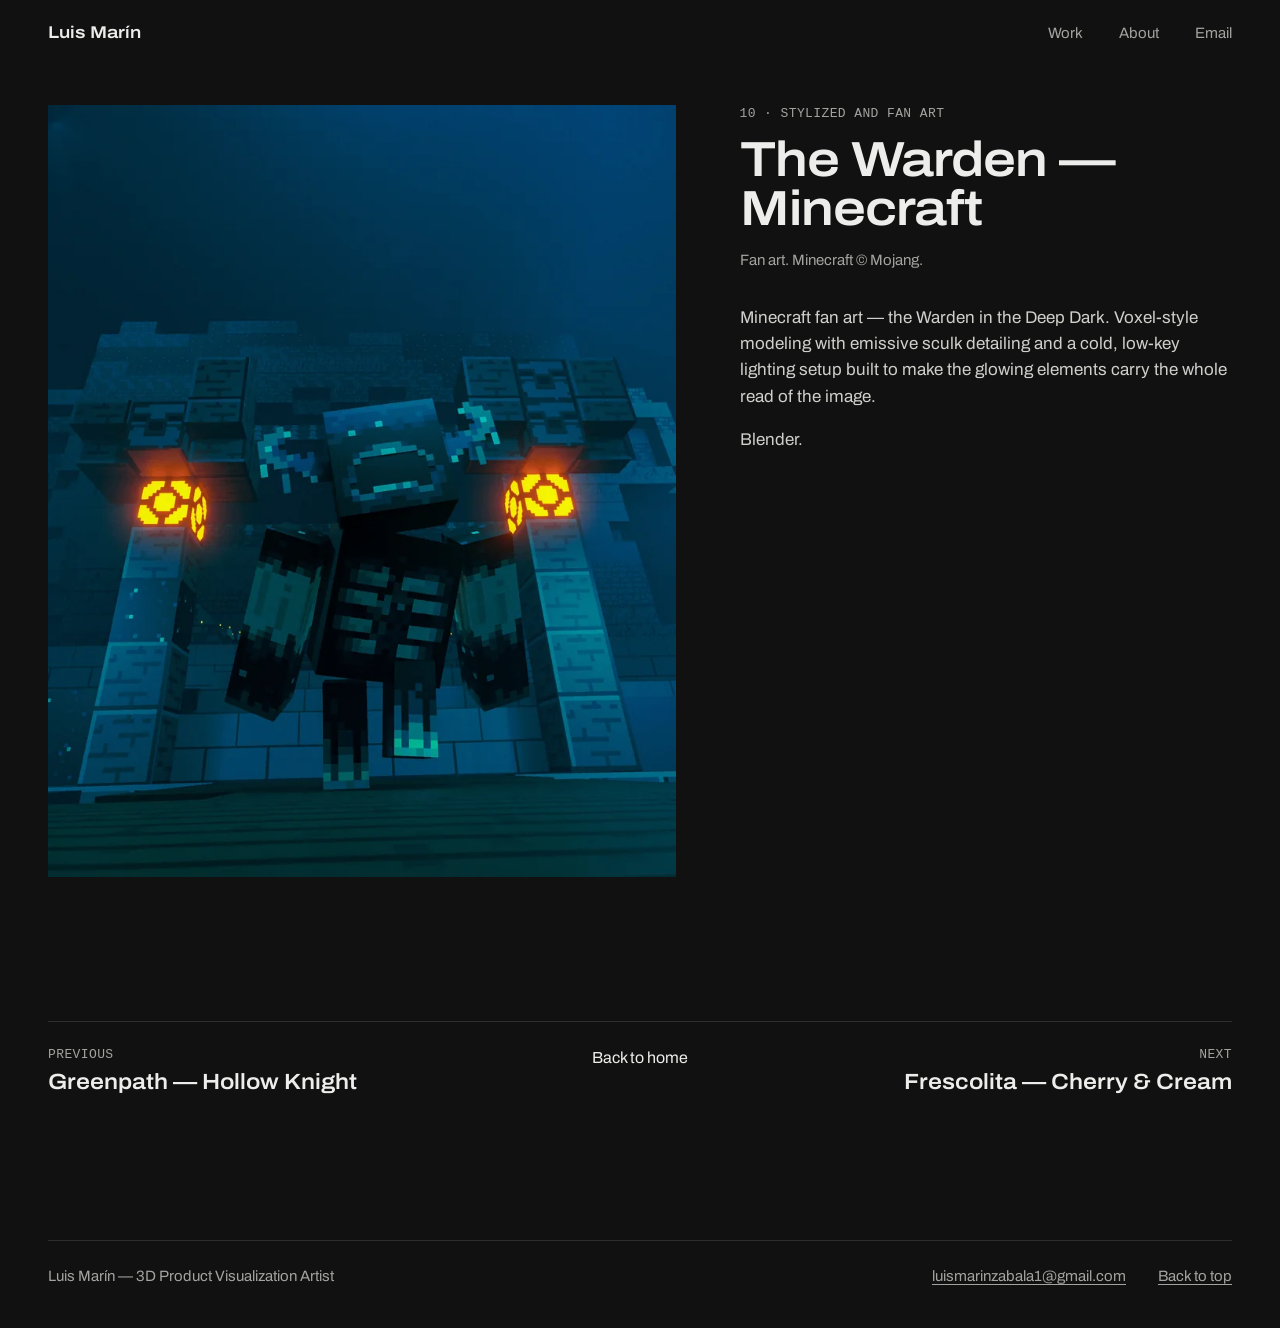
<file: work/warden/index.html>
<!doctype html>
<html lang="en">
<head>
<meta charset="utf-8">
<meta name="viewport" content="width=device-width, initial-scale=1">
<title>The Warden — Minecraft · Luis Marín</title>
<meta name="description" content="Minecraft fan art — the Warden in the Deep Dark. Voxel-style modeling with emissive sculk detailing and a cold, low-key lighting setup built to make the glowing elements carry the whole read of the image.">
<meta property="og:type" content="article">
<meta property="og:site_name" content="Luis Marín">
<meta property="og:title" content="The Warden — Minecraft · Luis Marín">
<meta property="og:description" content="Minecraft fan art — the Warden in the Deep Dark. Voxel-style modeling with emissive sculk detailing and a cold, low-key lighting setup built to make the glowing elements carry the whole read of the image.">
<meta property="og:locale" content="en_US">
<meta name="color-scheme" content="dark">
<meta name="theme-color" content="#111111">
<link rel="icon" href="../../static/favicon.svg" type="image/svg+xml">
<link rel="preload" href="../../static/fonts/archivo-latin-variable.woff2" as="font" type="font/woff2" crossorigin>
<link rel="stylesheet" href="../../static/site.css?v=3507532078">
</head>
<body>
<a class="skip" href="#main">Skip to content</a>
<header class="site-header wrap" id="top">
<a class="brand" href="../../">Luis Marín</a>
<nav class="nav" aria-label="Main">
<ul role="list">
<li><a href="../../#work">Work</a></li>
<li><a href="../../#about">About</a></li>
<li><a href="mailto:luismarinzabala1@gmail.com">Email</a></li>
</ul>
</nav>
</header>
<main id="main">
<article class="project wrap" aria-labelledby="project-title">
<div class="project-top project-top--side">
<header class="project-head">
<p class="label">10 · Stylized and fan art</p>
<h1 class="project-title" id="project-title">The Warden&nbsp;— Minecraft</h1>
<p class="credit">Fan art. Minecraft © Mojang.</p>
</header>
<figure class="cover" style="--ar:0.8129">
<img src="../../assets/img/warden-1920.webp" srcset="../../assets/img/warden-800.webp 800w, ../../assets/img/warden-1600.webp 1600w, ../../assets/img/warden-1920.webp 1920w" sizes="(min-width: 960px) 72vh, 92vw" width="1920" height="2362" alt="Voxel Warden standing in a dark blue temple, with two glowing orange lanterns beside its head." fetchpriority="high">
</figure>
<div class="project-desc">
<p>Minecraft fan art — the Warden in the Deep Dark. Voxel-style modeling with emissive sculk detailing and a cold, low-key lighting setup built to make the glowing elements carry the whole read of the image.</p>
<p>Blender.</p>
</div>
</div>
</article>
<nav class="pager wrap" aria-label="Projects">
<a class="pager-prev" href="../../work/greenpath/" rel="prev"><span class="label">Previous</span><span class="pager-title">Greenpath&nbsp;— Hollow Knight</span></a>
<a class="pager-home" href="../../">Back to home</a>
<a class="pager-next" href="../../work/frescolita-cherry-cream/" rel="next"><span class="label">Next</span><span class="pager-title">Frescolita&nbsp;— Cherry &amp; Cream</span></a>
</nav>
</main>
<footer class="site-footer wrap">
<p>Luis Marín — 3D Product Visualization Artist</p>
<ul role="list">
<li><a href="mailto:luismarinzabala1@gmail.com">luismarinzabala1@gmail.com</a></li>
<li><a href="#top">Back to top</a></li>
</ul>
</footer>
</body>
</html>
</file>
<file: static/site.css>
/* Portafolio de Luis Marín. Hoja de estilos única, sin dependencias.
   Estudio oscuro y neutro: el color lo ponen los renders. */

@font-face {
  font-family: "Archivo";
  src: url("fonts/archivo-latin-variable.woff2") format("woff2");
  font-weight: 100 900;
  font-stretch: 62% 125%;
  font-style: normal;
  font-display: swap;
}

:root {
  color-scheme: dark;
  --bg: #111111;
  --text: #ededeb;
  --soft: #cfcfcb;
  --muted: #a3a39f;
  --line: #2e2e2e;
  --gutter: clamp(1rem, 4vw, 3rem);
  --max: 85rem;
  --col-gap: clamp(1.5rem, 3vw, 3rem);
  --gap: clamp(0.75rem, 1.6vw, 1.5rem);
  --row-h: min(80vh, 56rem);
  --sans: "Archivo", ui-sans-serif, system-ui, -apple-system, "Segoe UI", Roboto,
    "Helvetica Neue", Arial, sans-serif;
  --mono: ui-monospace, "SFMono-Regular", "SF Mono", Menlo, Consolas, "Liberation Mono",
    monospace;
}

*,
*::before,
*::after {
  box-sizing: border-box;
}

html {
  -webkit-text-size-adjust: 100%;
  text-size-adjust: 100%;
}

body {
  margin: 0;
  background: var(--bg);
  color: var(--text);
  font-family: var(--sans);
  font-size: 1rem;
  line-height: 1.55;
  -webkit-font-smoothing: antialiased;
  -moz-osx-font-smoothing: grayscale;
}

h1,
h2,
h3,
p,
figure,
ul,
ol {
  margin: 0;
}

ul,
ol {
  padding: 0;
  list-style: none;
}

img,
video {
  display: block;
  max-width: 100%;
  height: auto;
}

video {
  background: #000;
}

a {
  color: inherit;
  text-decoration-thickness: 1px;
  text-underline-offset: 0.22em;
}

a:hover {
  text-decoration-thickness: 2px;
}

:focus-visible {
  outline: 2px solid var(--text);
  outline-offset: 3px;
}

::selection {
  background: var(--text);
  color: var(--bg);
}

.wrap {
  width: min(100% - 2 * var(--gutter), var(--max));
  margin-inline: auto;
}

.skip {
  position: absolute;
  top: 0.75rem;
  left: var(--gutter);
  z-index: 10;
  padding: 0.6rem 1rem;
  background: var(--text);
  color: var(--bg);
  font-weight: 600;
  text-decoration: none;
  transform: translateY(-200%);
}

.skip:focus {
  transform: none;
}

.label {
  font-family: var(--mono);
  font-size: 0.8125rem;
  font-weight: 400;
  letter-spacing: 0.03em;
  line-height: 1.4;
  text-transform: uppercase;
  color: var(--muted);
}

/* Cabecera y pie */

.site-header {
  display: flex;
  flex-wrap: wrap;
  align-items: baseline;
  justify-content: space-between;
  gap: 0.5rem 1.5rem;
  padding-block: 1.25rem;
}

.brand {
  font-size: 1.0625rem;
  font-weight: 600;
  font-stretch: 115%;
  text-decoration: none;
}

.nav ul {
  display: flex;
  gap: clamp(1.25rem, 3vw, 2.25rem);
}

.nav a {
  color: var(--muted);
  font-size: 0.9375rem;
  text-decoration: none;
}

.nav a:hover,
.nav a:focus-visible {
  color: var(--text);
  text-decoration: underline;
}

.site-footer {
  display: flex;
  flex-wrap: wrap;
  justify-content: space-between;
  gap: 0.75rem 2rem;
  margin-top: clamp(5rem, 12vw, 9rem);
  padding-block: 1.5rem 2.5rem;
  border-top: 1px solid var(--line);
  color: var(--muted);
  font-size: 0.9375rem;
}

.site-footer ul {
  display: flex;
  flex-wrap: wrap;
  gap: 0.5rem 2rem;
}

/* Tarjetas: un solo enlace (el título) que cubre toda la pieza */

.card {
  position: relative;
}

.card-link {
  text-decoration: none;
}

.card-link::after {
  content: "";
  position: absolute;
  inset: 0;
}

.card:hover .card-link {
  text-decoration: underline;
  text-decoration-thickness: 2px;
}

.card-link:focus-visible {
  outline: none;
  text-decoration: underline;
  text-decoration-thickness: 2px;
}

.card-link:focus-visible::after {
  outline: 2px solid var(--text);
  outline-offset: 6px;
}

/* Inicio: presentación y primera pieza */

.intro {
  display: grid;
  gap: clamp(2.5rem, 5vw, 4rem);
  padding-block: clamp(1.5rem, 4vw, 3rem) clamp(5rem, 12vw, 9rem);
}

.intro-text {
  container-type: inline-size;
  display: flex;
  flex-direction: column;
  gap: 2.25rem;
}

.intro-name {
  font-size: clamp(2.5rem, 12vw, 7.5rem);
  font-size: clamp(2.5rem, 15.5cqi, 7.5rem);
  font-weight: 620;
  font-stretch: 125%;
  line-height: 0.9;
  letter-spacing: -0.025em;
}

.intro-role {
  margin-top: 1rem;
  font-size: clamp(1.25rem, 1rem + 1.4vw, 2.25rem);
  font-weight: 500;
  font-stretch: 108%;
  line-height: 1.2;
}

.intro-tagline {
  max-width: 28ch;
  color: var(--soft);
  font-size: clamp(1.125rem, 1rem + 0.7vw, 1.625rem);
  line-height: 1.4;
  text-wrap: balance;
}

.intro-contact {
  display: flex;
  flex-wrap: wrap;
  align-items: baseline;
  gap: 0.25rem 1rem;
  margin-top: 1.5rem;
}

.email-link {
  font-size: clamp(1.0625rem, 1rem + 0.3vw, 1.25rem);
  font-weight: 500;
  overflow-wrap: anywhere;
}

.piece img,
.piece video {
  width: 100%;
}

.piece-cap {
  display: flex;
  flex-wrap: wrap;
  align-items: baseline;
  gap: 0.25rem 0.9rem;
  margin-top: 0.9rem;
}

.piece-title {
  font-weight: 600;
  font-stretch: 110%;
}

@media (min-width: 760px) {
  .intro--side {
    grid-template-columns: minmax(0, 1fr) auto;
    align-items: stretch;
  }

  .intro--side .intro-text {
    justify-content: space-between;
  }

  .intro--side .piece {
    width: min(46vw, max(17rem, (100vh - 12rem) * var(--ar)));
  }

  .intro--stack .piece {
    width: min(100%, (100vh - 6rem) * var(--ar));
  }
}

/* Inicio: grupos de proyectos */

.group {
  padding-bottom: clamp(5rem, 12vw, 9rem);
}

.group-head,
.section-head {
  margin-bottom: clamp(2rem, 5vw, 4rem);
  padding-top: 1rem;
  border-top: 1px solid var(--line);
}

.group-title,
.section-title {
  font-size: clamp(1.5rem, 1.1rem + 1.6vw, 2.5rem);
  font-weight: 600;
  font-stretch: 118%;
  line-height: 1.1;
  letter-spacing: -0.01em;
}

.group--secondary .group-head {
  margin-bottom: clamp(1.5rem, 3vw, 2.5rem);
}

.group--secondary .group-title {
  font-size: clamp(1.125rem, 1rem + 0.6vw, 1.5rem);
  font-stretch: 112%;
}

.works {
  display: grid;
  gap: clamp(4rem, 10vw, 8rem);
}

.work {
  display: grid;
  gap: 1.25rem;
}

.work-media img {
  width: 100%;
}

.work-head {
  display: flex;
  align-items: baseline;
  gap: 0.9rem;
}

.work-title {
  font-size: clamp(1.375rem, 1.1rem + 1vw, 2rem);
  font-weight: 600;
  font-stretch: 112%;
  line-height: 1.15;
  text-wrap: balance;
}

.work-desc {
  max-width: 58ch;
  margin-top: 0.75rem;
  color: var(--soft);
  text-wrap: pretty;
}

.work-meta {
  margin-top: 0.9rem;
}

@media (max-width: 959px) {
  .work--tall .work-media img {
    width: min(100%, (100vh - 4rem) * var(--ar));
  }
}

@media (min-width: 960px) {
  .work {
    grid-template-columns: repeat(12, minmax(0, 1fr));
    column-gap: var(--col-gap);
    align-items: end;
  }

  .work-media,
  .work-text {
    grid-row: 1;
  }

  .work--wide .work-media {
    grid-column: 1 / -1;
  }

  .work--wide .work-text {
    grid-row: 2;
    grid-column: 1 / -1;
    display: grid;
    grid-template-columns: repeat(12, minmax(0, 1fr));
    column-gap: var(--col-gap);
    align-items: baseline;
  }

  .work--wide .work-head {
    grid-column: 1 / span 5;
  }

  .work--wide .work-body {
    grid-column: 7 / -1;
  }

  .work--wide .work-desc {
    margin-top: 0;
  }

  .work--square .work-media {
    grid-column: 1 / span 7;
  }

  .work--square .work-text {
    grid-column: 9 / -1;
  }

  .work--square.work--flip .work-media {
    grid-column: 6 / -1;
  }

  .work--square.work--flip .work-text {
    grid-column: 1 / span 4;
  }

  .work--tall .work-media {
    grid-column: 1 / span 6;
  }

  .work--tall .work-media img {
    width: min(100%, (100vh - 6rem) * var(--ar));
  }

  .work--tall .work-text {
    grid-column: 8 / -1;
  }

  .work--tall.work--flip .work-media {
    grid-column: 7 / -1;
  }

  .work--tall.work--flip .work-media img {
    margin-left: auto;
  }

  .work--tall.work--flip .work-text {
    grid-column: 1 / span 5;
  }
}

/* Filas justificadas: todas las piezas de una fila comparten altura y cada una
   conserva su proporción. Nada se recorta. */

.jrow {
  display: flex;
  align-items: flex-start;
  gap: var(--gap);
  max-width: calc(var(--sum) * var(--row-h) + (var(--n) - 1) * var(--gap));
  margin-inline: auto;
}

.jrow + .jrow {
  margin-top: clamp(2rem, 4vw, 3rem);
}

.jitem {
  flex: var(--ar) 1 0%;
  min-width: 0;
}

.jitem img,
.jitem video {
  width: 100%;
}

.group--secondary .jrow {
  --row-h: 22rem;
  margin-inline: 0;
}

.cap {
  display: flex;
  flex-wrap: wrap;
  align-items: baseline;
  gap: 0.2rem 0.75rem;
  margin-top: 0.75rem;
}

.cap-title {
  font-size: 1.0625rem;
  font-weight: 600;
  font-stretch: 108%;
  line-height: 1.25;
}

.cap-note {
  flex-basis: 100%;
  color: var(--muted);
  font-size: 0.9375rem;
  line-height: 1.45;
}

.cap-meta {
  flex-basis: 100%;
  margin-top: 0.3rem;
}

@media (max-width: 639px) {
  .jrow {
    flex-direction: column;
    align-items: center;
    gap: 2.5rem;
  }

  .jitem {
    flex: none;
    width: min(100%, 75vh * var(--ar));
  }

  .group--secondary .jitem {
    width: min(100%, 60vh * var(--ar));
  }
}

/* Inicio: sobre mí y contacto */

.about-body {
  display: grid;
  gap: 3rem;
}

.about-text p {
  max-width: 60ch;
  color: var(--soft);
  font-size: clamp(1.0625rem, 1rem + 0.35vw, 1.3125rem);
  line-height: 1.55;
  text-wrap: pretty;
}

.about-text p + p {
  margin-top: 1.1em;
}

.facts {
  display: grid;
  gap: 2.5rem;
}

.fact h3 {
  margin-bottom: 0.9rem;
}

.fact-list li {
  padding-block: 0.15rem;
}

.fact-list--cols {
  columns: 2;
  column-gap: var(--col-gap);
}

.contact {
  container-type: inline-size;
  padding-top: clamp(5rem, 12vw, 9rem);
}

.contact-email {
  font-size: clamp(1.25rem, 6.4cqi, 5rem);
  font-weight: 600;
  line-height: 1.1;
  letter-spacing: -0.02em;
  overflow-wrap: anywhere;
}

.links {
  display: flex;
  flex-wrap: wrap;
  gap: 0.75rem 2rem;
  margin-top: 2rem;
  font-size: 1.0625rem;
}

@media (min-width: 960px) {
  .about-body {
    grid-template-columns: repeat(12, minmax(0, 1fr));
    column-gap: var(--col-gap);
  }

  .about-text {
    grid-column: 1 / span 7;
  }

  .facts {
    grid-column: 9 / -1;
    align-content: start;
  }
}

/* Página de proyecto */

.project {
  padding-top: clamp(1rem, 3vw, 2.5rem);
}

.project-top {
  display: grid;
  gap: 2rem;
}

.project-title {
  margin-top: 0.75rem;
  font-size: clamp(2rem, 1.2rem + 3.4vw, 4.25rem);
  font-weight: 600;
  font-stretch: 115%;
  line-height: 1;
  letter-spacing: -0.02em;
  text-wrap: balance;
}

.credit {
  margin-top: 1rem;
  color: var(--muted);
  font-size: 0.9375rem;
}

.project-desc p {
  max-width: 62ch;
  color: var(--soft);
  font-size: 1.0625rem;
  text-wrap: pretty;
}

.project-desc p + p {
  margin-top: 1em;
}

.cover img,
.cover video {
  width: 100%;
}

@media (max-width: 959px) {
  .project-top--side .cover {
    width: min(100%, (100vh - 4rem) * var(--ar));
  }
}

@media (min-width: 960px) {
  .project-top--side {
    grid-template-columns: auto minmax(0, 1fr);
    grid-template-rows: auto 1fr;
    grid-template-areas:
      "cover head"
      "cover desc";
    column-gap: clamp(2.5rem, 5vw, 5rem);
  }

  .project-top--side .cover {
    grid-area: cover;
    width: min(54vw, (100vh - 8rem) * var(--ar));
  }

  .project-top--side .project-title {
    font-size: clamp(2rem, 1rem + 2.6vw, 3.5rem);
  }

  .project-top--side .project-head {
    grid-area: head;
  }

  .project-top--side .project-desc {
    grid-area: desc;
  }

  .project-top--stack .project-desc {
    display: grid;
    grid-template-columns: repeat(12, minmax(0, 1fr));
    column-gap: var(--col-gap);
  }

  .project-top--stack .project-desc > * {
    grid-column: 1 / span 8;
  }
}

.gallery,
.process {
  margin-top: clamp(4rem, 9vw, 7rem);
}

.process-note {
  max-width: 62ch;
  margin-top: 0.75rem;
  color: var(--muted);
}

.pager {
  display: grid;
  grid-template-columns: 1fr 1fr;
  grid-template-areas:
    "prev next"
    "home home";
  gap: 2rem 1.5rem;
  margin-top: clamp(5rem, 12vw, 9rem);
  padding-top: 1.5rem;
  border-top: 1px solid var(--line);
}

.pager a {
  display: grid;
  align-content: start;
  gap: 0.35rem;
  text-decoration: none;
}

.pager-prev {
  grid-area: prev;
}

.pager-next {
  grid-area: next;
  justify-items: end;
  text-align: right;
}

.pager-home {
  grid-area: home;
  justify-self: center;
}

.pager-title {
  font-size: clamp(1rem, 0.9rem + 0.6vw, 1.375rem);
  font-weight: 600;
  font-stretch: 110%;
  line-height: 1.2;
}

.pager a:hover .pager-title,
.pager a:focus-visible .pager-title,
.pager-home:hover,
.pager-home:focus-visible {
  text-decoration: underline;
  text-decoration-thickness: 2px;
}

@media (min-width: 760px) {
  .pager {
    grid-template-columns: 1fr auto 1fr;
    grid-template-areas: "prev home next";
    align-items: start;
  }
}

/* 404 */

.notfound {
  padding-block: clamp(4rem, 12vw, 9rem);
}

.notfound p {
  max-width: 50ch;
  margin-top: 1.25rem;
  color: var(--soft);
}

/* Una sola aparición suave al cargar, nunca con movimiento reducido. */

@media (prefers-reduced-motion: no-preference) {
  .intro,
  .project-top {
    animation: appear 0.6s ease-out both;
  }

  @keyframes appear {
    from {
      opacity: 0;
    }
  }
}
</file>
